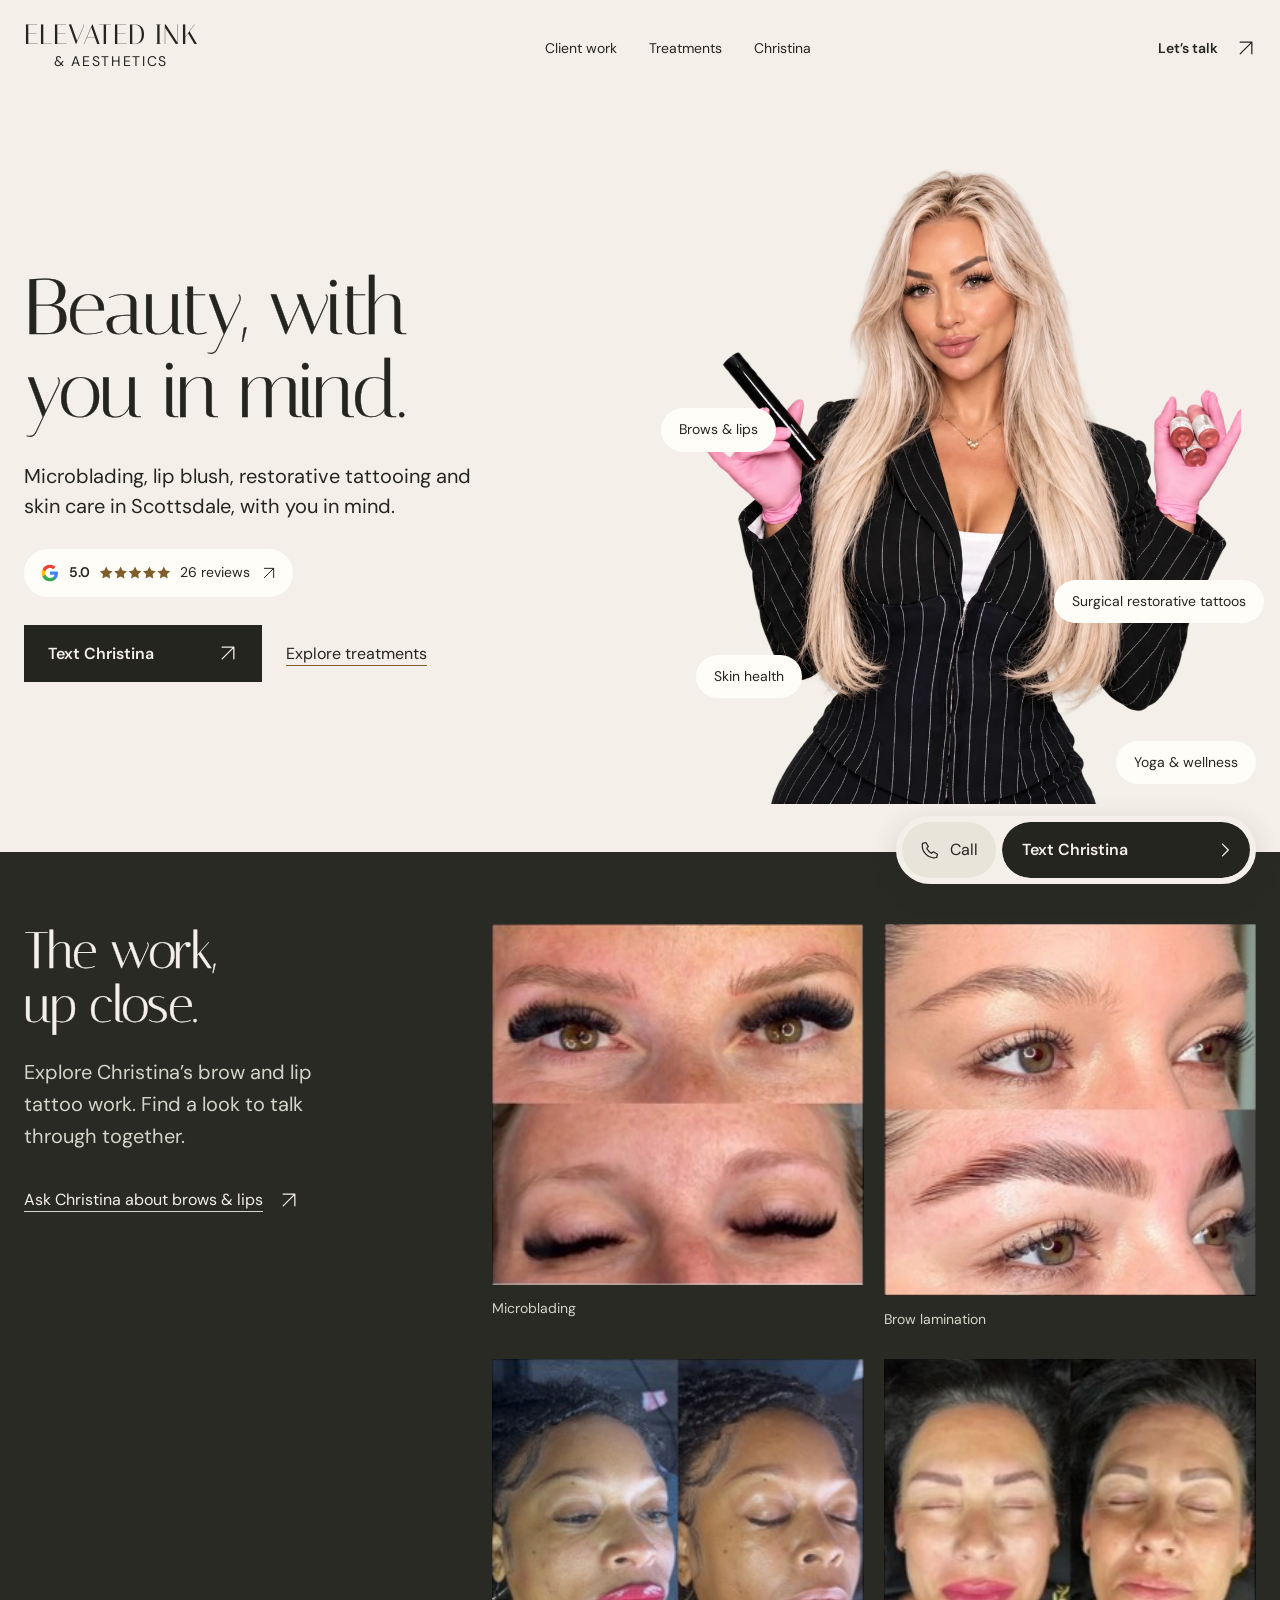
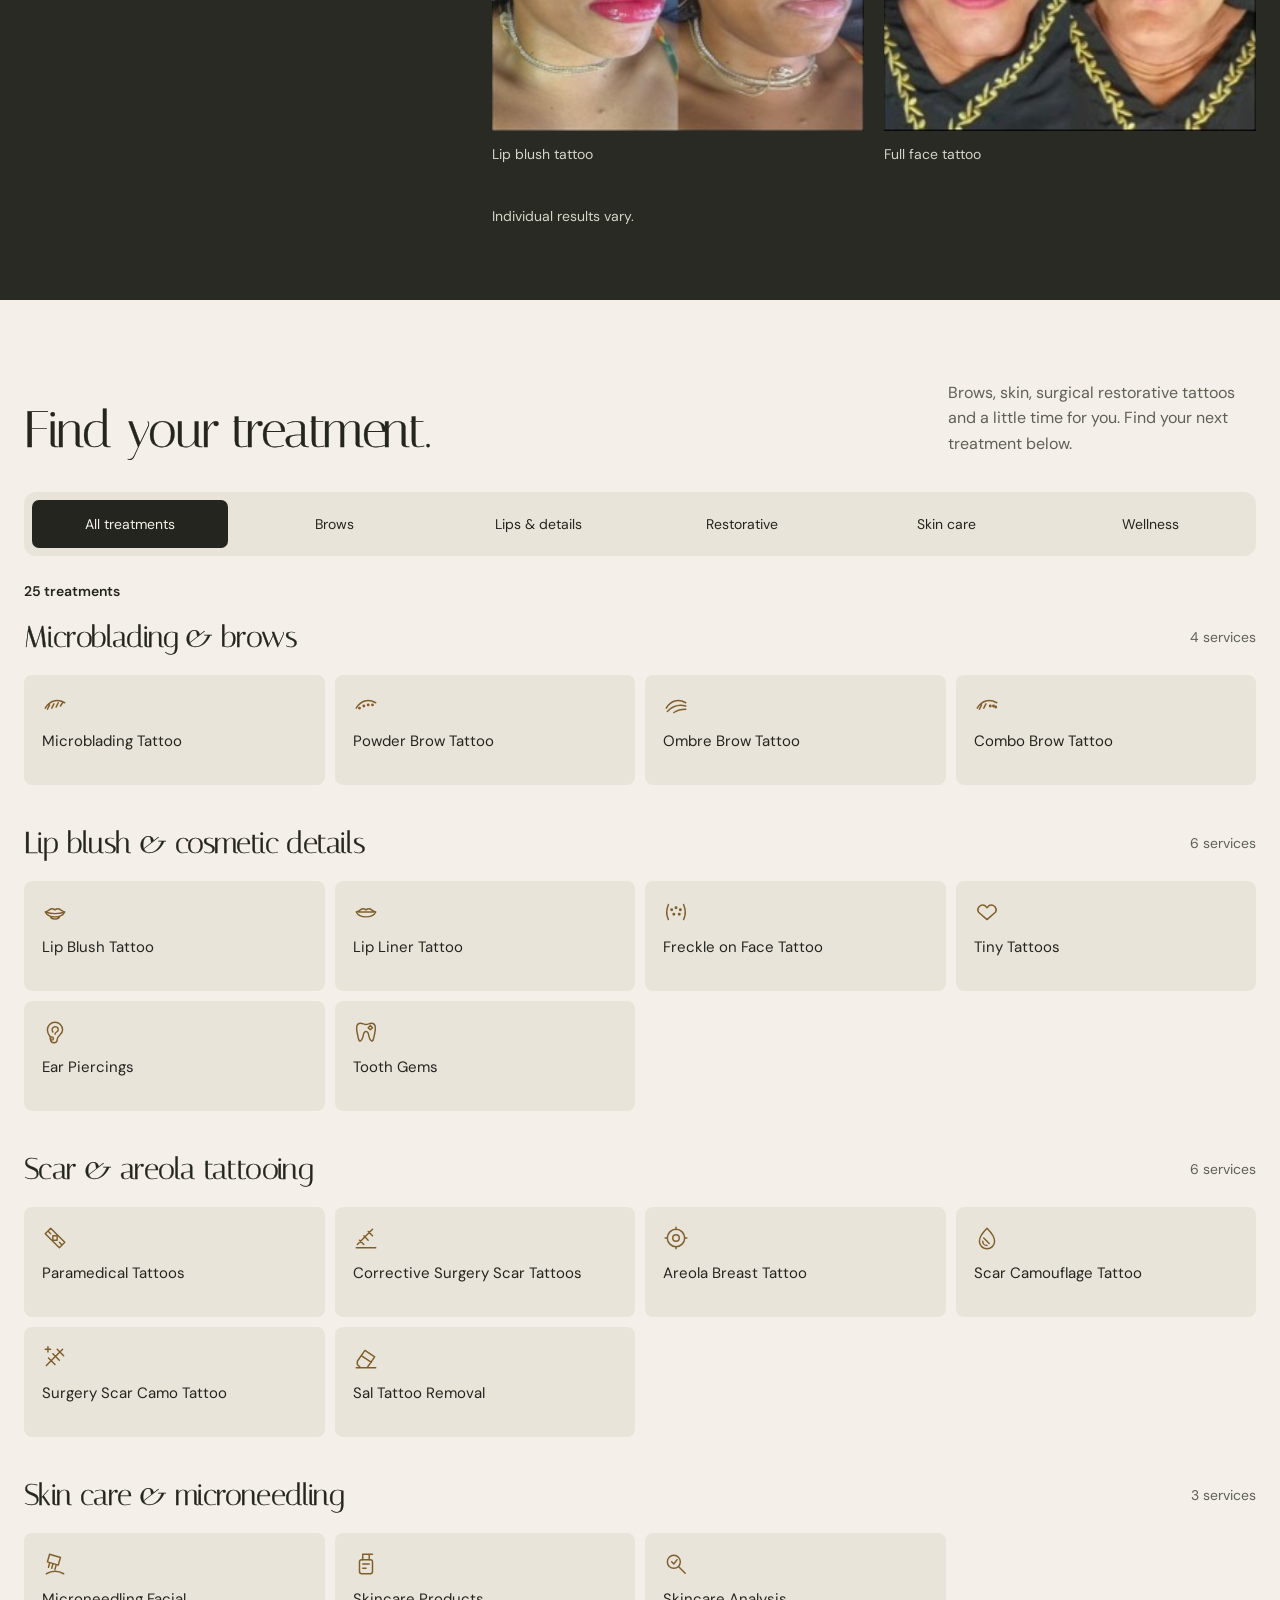
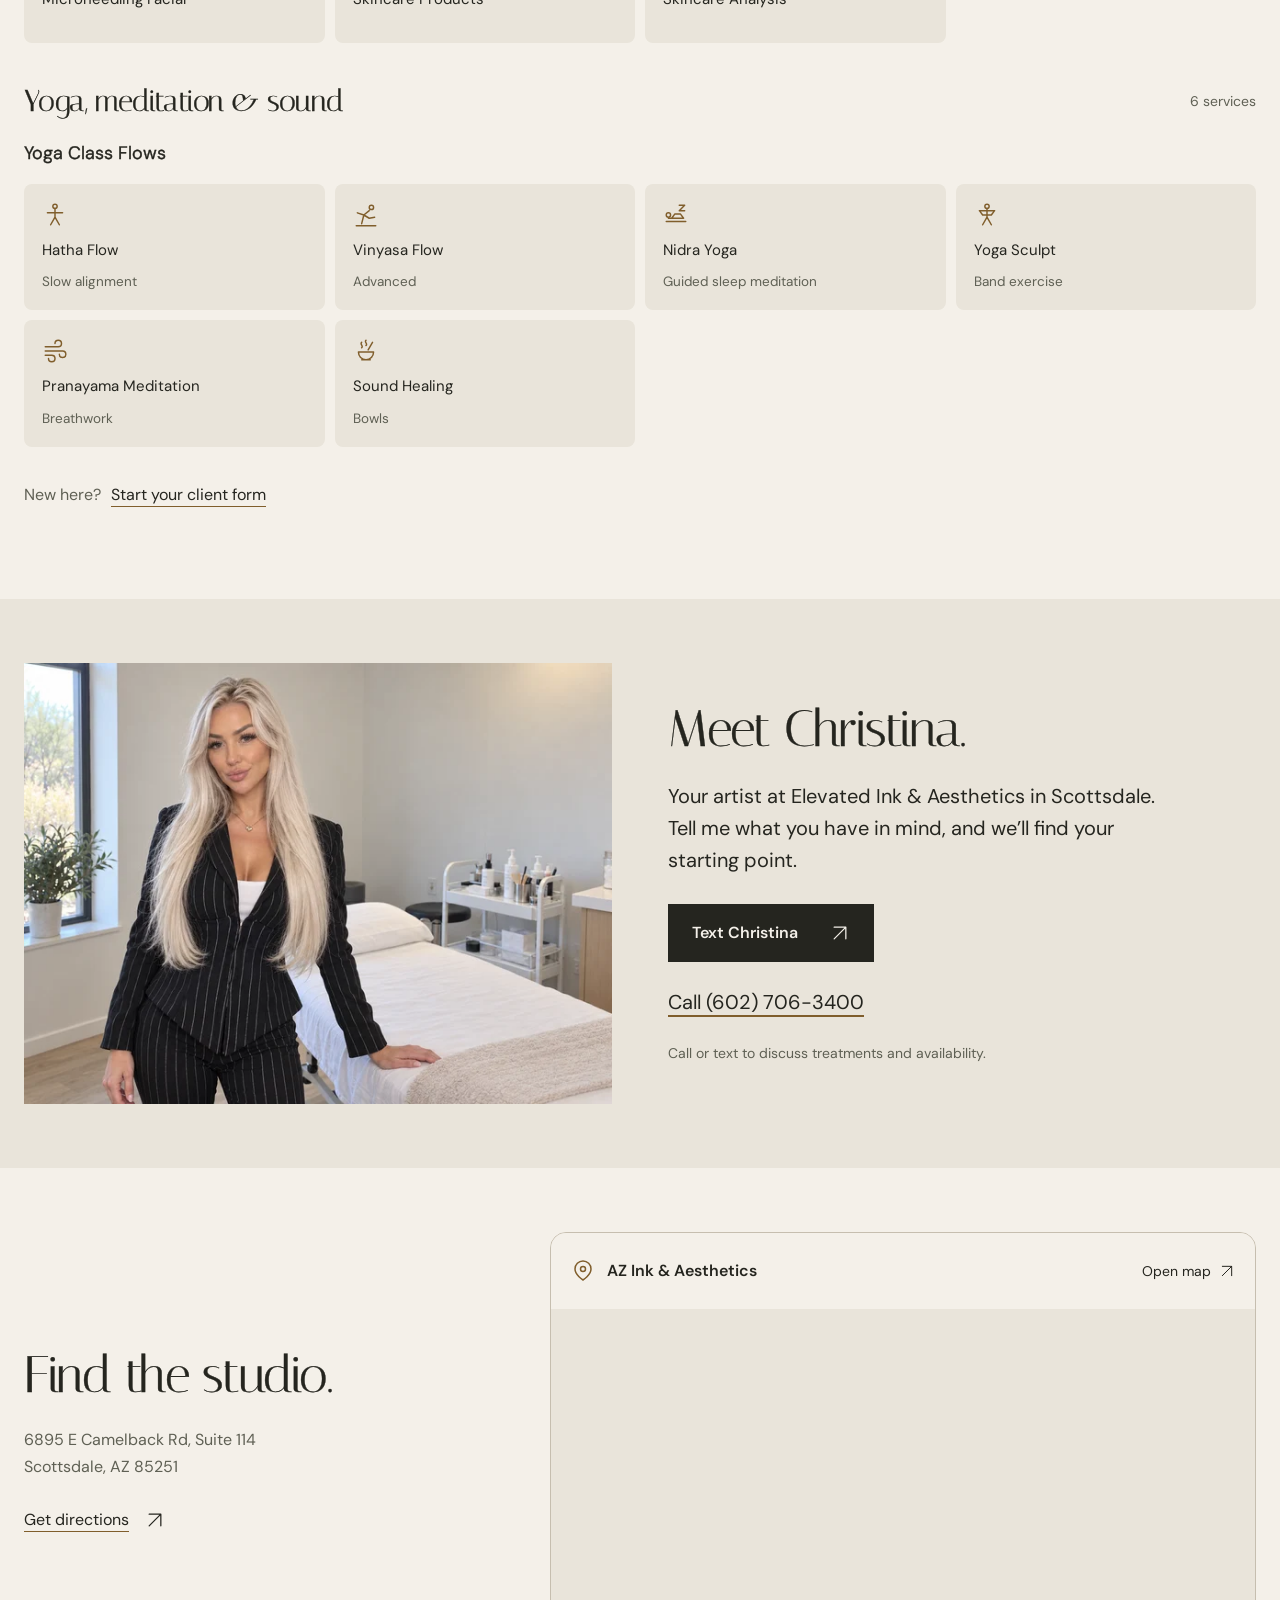
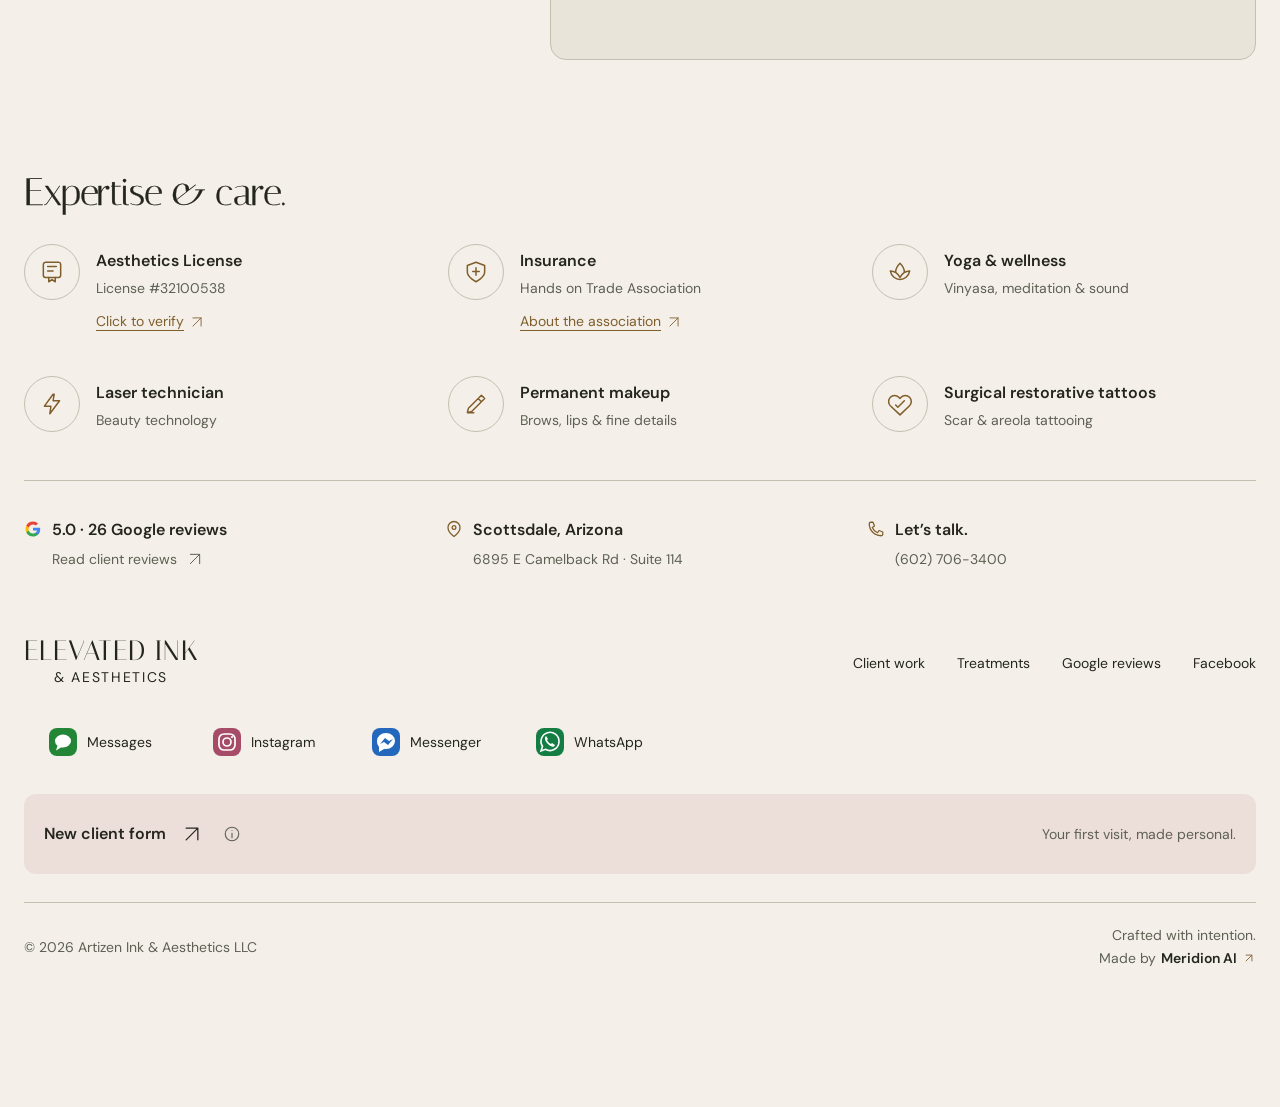
<file: index.html>
<!doctype html>
<html lang="en">
<head>
  <meta charset="utf-8">
  <meta name="viewport" content="width=device-width, initial-scale=1, viewport-fit=cover">
  <meta name="theme-color" content="#f4f0e9">
  <meta name="description" content="Explore microblading, lip blush, restorative tattooing and skin care in Scottsdale with Christina. View client work, find your treatment and start your inquiry.">
  <title>Permanent Makeup Scottsdale | Elevated Ink &amp; Aesthetics</title>
  <link rel="canonical" href="https://tina-lac.vercel.app/">
  <meta property="og:type" content="website">
  <meta property="og:locale" content="en_US">
  <meta property="og:site_name" content="Elevated Ink &amp; Aesthetics">
  <meta property="og:title" content="Permanent Makeup Scottsdale | Elevated Ink &amp; Aesthetics">
  <meta property="og:description" content="Explore microblading, lip blush, restorative tattooing and skin care in Scottsdale with Christina. View client work, find your treatment and start your inquiry.">
  <meta property="og:url" content="https://tina-lac.vercel.app/">
  <meta property="og:image" content="https://tina-lac.vercel.app/assets/og-elevated-ink.jpg">
  <meta property="og:image:secure_url" content="https://tina-lac.vercel.app/assets/og-elevated-ink.jpg">
  <meta property="og:image:type" content="image/jpeg">
  <meta property="og:image:width" content="1280">
  <meta property="og:image:height" content="672">
  <meta property="og:image:alt" content="Elevated Ink &amp; Aesthetics: Beauty, with you in mind. Christina with her permanent makeup tools, Google reviews and consultation invitation.">
  <meta name="twitter:card" content="summary_large_image">
  <meta name="twitter:title" content="Permanent Makeup Scottsdale | Elevated Ink &amp; Aesthetics">
  <meta name="twitter:description" content="Explore microblading, lip blush, restorative tattooing and skin care in Scottsdale with Christina. View client work, find your treatment and start your inquiry.">
  <meta name="twitter:image" content="https://tina-lac.vercel.app/assets/og-elevated-ink.jpg">
  <meta name="twitter:image:alt" content="Elevated Ink &amp; Aesthetics brand banner with Christina and Beauty, with you in mind.">
  <link rel="preload" href="assets/fonts/italiana.woff" as="font" type="font/woff" crossorigin>
  <link rel="preload" href="assets/fonts/dm-sans-regular.woff" as="font" type="font/woff" crossorigin>
  <link rel="icon" href="assets/favicon.svg" type="image/svg+xml">
  <link rel="stylesheet" href="styles.css?v=20261021-meridion">
  <script src="app.js?v=20261021-stable-cta" defer></script>
  <script type="application/ld+json">{"@context":"https://schema.org","@type":"BeautySalon","@id":"https://tina-lac.vercel.app/#studio","name":"Elevated Ink & Aesthetics","alternateName":"AZ Ink and Aesthetics","url":"https://tina-lac.vercel.app/","description":"Explore microblading, lip blush, restorative tattooing and skin care in Scottsdale with Christina. View client work, find your treatment and start your inquiry.","image":"https://tina-lac.vercel.app/assets/og-elevated-ink.jpg","telephone":"+16027063400","address":{"@type":"PostalAddress","streetAddress":"6895 E Camelback Rd, Suite 114","addressLocality":"Scottsdale","addressRegion":"AZ","postalCode":"85251","addressCountry":"US"},"areaServed":{"@type":"City","name":"Scottsdale"},"hasMap":"https://www.google.com/maps?cid=10707652014736589159","sameAs":["https://www.facebook.com/az.inkandaesthetics/","https://www.instagram.com/inkandaestheticsbykellee/","https://share.google/YLqfMkeD1fCiKU7QR"],"hasOfferCatalog":{"@type":"OfferCatalog","name":"Permanent makeup, skin care and wellness treatments","itemListElement":[{"@type":"Offer","itemOffered":{"@type":"Service","name":"Microblading Tattoo","url":"https://tina-lac.vercel.app/#brows","areaServed":{"@type":"City","name":"Scottsdale"}}},{"@type":"Offer","itemOffered":{"@type":"Service","name":"Powder Brow Tattoo","url":"https://tina-lac.vercel.app/#brows","areaServed":{"@type":"City","name":"Scottsdale"}}},{"@type":"Offer","itemOffered":{"@type":"Service","name":"Ombre Brow Tattoo","url":"https://tina-lac.vercel.app/#brows","areaServed":{"@type":"City","name":"Scottsdale"}}},{"@type":"Offer","itemOffered":{"@type":"Service","name":"Combo Brow Tattoo","url":"https://tina-lac.vercel.app/#brows","areaServed":{"@type":"City","name":"Scottsdale"}}},{"@type":"Offer","itemOffered":{"@type":"Service","name":"Lip Blush Tattoo","url":"https://tina-lac.vercel.app/#cosmetic-tattoos","areaServed":{"@type":"City","name":"Scottsdale"}}},{"@type":"Offer","itemOffered":{"@type":"Service","name":"Lip Liner Tattoo","url":"https://tina-lac.vercel.app/#cosmetic-tattoos","areaServed":{"@type":"City","name":"Scottsdale"}}},{"@type":"Offer","itemOffered":{"@type":"Service","name":"Freckle on Face Tattoo","url":"https://tina-lac.vercel.app/#cosmetic-tattoos","areaServed":{"@type":"City","name":"Scottsdale"}}},{"@type":"Offer","itemOffered":{"@type":"Service","name":"Tiny Tattoos","url":"https://tina-lac.vercel.app/#cosmetic-tattoos","areaServed":{"@type":"City","name":"Scottsdale"}}},{"@type":"Offer","itemOffered":{"@type":"Service","name":"Ear Piercings","url":"https://tina-lac.vercel.app/#cosmetic-tattoos","areaServed":{"@type":"City","name":"Scottsdale"}}},{"@type":"Offer","itemOffered":{"@type":"Service","name":"Tooth Gems","url":"https://tina-lac.vercel.app/#cosmetic-tattoos","areaServed":{"@type":"City","name":"Scottsdale"}}},{"@type":"Offer","itemOffered":{"@type":"Service","name":"Paramedical Tattoos","url":"https://tina-lac.vercel.app/#restorative-tattoos","areaServed":{"@type":"City","name":"Scottsdale"}}},{"@type":"Offer","itemOffered":{"@type":"Service","name":"Corrective Surgery Scar Tattoos","url":"https://tina-lac.vercel.app/#restorative-tattoos","areaServed":{"@type":"City","name":"Scottsdale"}}},{"@type":"Offer","itemOffered":{"@type":"Service","name":"Areola Breast Tattoo","url":"https://tina-lac.vercel.app/#restorative-tattoos","areaServed":{"@type":"City","name":"Scottsdale"}}},{"@type":"Offer","itemOffered":{"@type":"Service","name":"Scar Camouflage Tattoo","url":"https://tina-lac.vercel.app/#restorative-tattoos","areaServed":{"@type":"City","name":"Scottsdale"}}},{"@type":"Offer","itemOffered":{"@type":"Service","name":"Surgery Scar Camo Tattoo","url":"https://tina-lac.vercel.app/#restorative-tattoos","areaServed":{"@type":"City","name":"Scottsdale"}}},{"@type":"Offer","itemOffered":{"@type":"Service","name":"Sal Tattoo Removal","url":"https://tina-lac.vercel.app/#restorative-tattoos","areaServed":{"@type":"City","name":"Scottsdale"}}},{"@type":"Offer","itemOffered":{"@type":"Service","name":"Microneedling Facial","url":"https://tina-lac.vercel.app/#skin-care","areaServed":{"@type":"City","name":"Scottsdale"}}},{"@type":"Offer","itemOffered":{"@type":"Service","name":"Skincare Products","url":"https://tina-lac.vercel.app/#skin-care","areaServed":{"@type":"City","name":"Scottsdale"}}},{"@type":"Offer","itemOffered":{"@type":"Service","name":"Skincare Analysis","url":"https://tina-lac.vercel.app/#skin-care","areaServed":{"@type":"City","name":"Scottsdale"}}},{"@type":"Offer","itemOffered":{"@type":"Service","name":"Hatha Flow","description":"Slow alignment","url":"https://tina-lac.vercel.app/#wellness","areaServed":{"@type":"City","name":"Scottsdale"}}},{"@type":"Offer","itemOffered":{"@type":"Service","name":"Vinyasa Flow","description":"Advanced","url":"https://tina-lac.vercel.app/#wellness","areaServed":{"@type":"City","name":"Scottsdale"}}},{"@type":"Offer","itemOffered":{"@type":"Service","name":"Nidra Yoga","description":"Guided sleep meditation","url":"https://tina-lac.vercel.app/#wellness","areaServed":{"@type":"City","name":"Scottsdale"}}},{"@type":"Offer","itemOffered":{"@type":"Service","name":"Yoga Sculpt","description":"Band exercise","url":"https://tina-lac.vercel.app/#wellness","areaServed":{"@type":"City","name":"Scottsdale"}}},{"@type":"Offer","itemOffered":{"@type":"Service","name":"Pranayama Meditation","description":"Breathwork","url":"https://tina-lac.vercel.app/#wellness","areaServed":{"@type":"City","name":"Scottsdale"}}},{"@type":"Offer","itemOffered":{"@type":"Service","name":"Sound Healing","description":"Bowls","url":"https://tina-lac.vercel.app/#wellness","areaServed":{"@type":"City","name":"Scottsdale"}}}]}}</script>
  <noscript><style>.contact-dock .messaging-peel{display:none}</style></noscript>
</head>
<body>
<a class="skip" href="#main">Skip to content</a>
<header class="header frame">
  <a class="wordmark" href="#" aria-label="Elevated Ink and Aesthetics home">ELEVATED INK<span>& AESTHETICS</span></a>
  <nav aria-label="Main navigation"><a href="#work">Client work</a><a href="#treatments">Treatments</a><a href="#contact">Christina</a></nav>
  <a class="header-contact" href="sms:+16027063400?body=Hey%20Christina%2C%20I%20need%20to%20know%20more%20about%20your%20services%2C%20girl%21">Let’s talk <svg class="icon" viewBox="0 0 24 24" aria-hidden="true"><path d="m5 19 14-14M5 5h14v14"/></svg></a>
</header>
<main id="main">
  <section class="hero frame" aria-labelledby="hero-title">
    <div class="hero-copy">
      <h1 id="hero-title" data-reveal>Beauty, with<br>you in mind.</h1>
      <p class="lead" data-reveal>Microblading, lip blush, restorative tattooing and skin care in Scottsdale, with you in mind.</p>
      <a class="review-pill" href="https://share.google/YLqfMkeD1fCiKU7QR" target="_blank" rel="noopener" aria-label="5 out of 5, 26 Google reviews. View on Google, opens a new tab." data-reveal>
        <svg class="google-mark" viewBox="0 0 24 24" aria-hidden="true"><path fill="#4285f4" d="M21.6 12.23c0-.71-.06-1.39-.18-2.05H12v3.88h5.38a4.61 4.61 0 0 1-2 3.03v2.52h3.24c1.89-1.74 2.98-4.3 2.98-7.38Z"/><path fill="#34a853" d="M12 22c2.7 0 4.96-.9 6.62-2.42l-3.24-2.52c-.9.6-2.04.96-3.38.96-2.61 0-4.82-1.76-5.61-4.12H3.05v2.6A10 10 0 0 0 12 22Z"/><path fill="#fbbc05" d="M6.39 13.9A6 6 0 0 1 6.07 12c0-.66.11-1.3.32-1.9V7.5H3.05A10 10 0 0 0 2 12c0 1.61.39 3.14 1.05 4.5l3.34-2.6Z"/><path fill="#ea4335" d="M12 5.98c1.47 0 2.79.5 3.82 1.5l2.87-2.87A9.6 9.6 0 0 0 12 2a10 10 0 0 0-8.95 5.5l3.34 2.6C7.18 7.74 9.39 5.98 12 5.98Z"/></svg>
        <strong>5.0</strong><svg class="stars" viewBox="0 0 100 20" aria-hidden="true"><defs><path id="star" d="m10 1 2.7 5.5 6.1.9-4.4 4.3 1 6.1-5.4-2.9-5.4 2.9 1-6.1L1.2 7.4l6.1-.9Z"/></defs><use href="#star"/><use href="#star" x="20"/><use href="#star" x="40"/><use href="#star" x="60"/><use href="#star" x="80"/></svg><span>26 reviews</span><svg class="icon" viewBox="0 0 24 24" aria-hidden="true"><path d="m5 19 14-14M5 5h14v14"/></svg>
      </a>
      <div class="hero-actions" data-reveal><a class="button" href="sms:+16027063400?body=Hey%20Christina%2C%20I%20need%20to%20know%20more%20about%20your%20services%2C%20girl%21">Text Christina <svg class="icon" viewBox="0 0 24 24" aria-hidden="true"><path d="m5 19 14-14M5 5h14v14"/></svg></a><a class="text-link" href="#treatments">Explore treatments</a></div>
    </div>
    <div class="portrait" data-reveal><picture><source type="image/webp" srcset="assets/christina-480.webp 480w, assets/christina-960.webp 960w" sizes="(max-width: 700px) 90vw, 48vw"><img src="assets/christina-cutout.png" alt="Christina, the artist behind Elevated Ink, holding her tattoo tools in pink gloves" width="1165" height="1350" fetchpriority="high" decoding="async"></picture><div class="portrait-bubbles" aria-label="Treatment specialties">
      <span class="treatment-bubble bubble-brows">Brows & lips</span>
      <span class="treatment-bubble bubble-restore">Surgical restorative tattoos</span>
      <span class="treatment-bubble bubble-skin">Skin health</span>
      <span class="treatment-bubble bubble-wellness">Yoga &amp; wellness</span>
    </div></div>
  </section>
  <section class="work" id="work" aria-labelledby="work-title">
    <div class="frame work-layout">
      <div class="work-copy"><h2 id="work-title" data-reveal>The work, <br>up close.</h2><p data-reveal>Explore Christina’s brow and lip tattoo work. Find a look to talk through together.</p><a class="text-link" href="sms:+16027063400?body=Hey%20Christina%2C%20I%20need%20to%20know%20more%20about%20your%20services%2C%20girl%21" data-reveal>Ask Christina about brows & lips <svg class="icon" viewBox="0 0 24 24" aria-hidden="true"><path d="m5 19 14-14M5 5h14v14"/></svg></a></div>
      <div class="gallery">
        <figure data-reveal><div class="crop" style="--x:310;--y:197;--w:263;--h:255"><img src="assets/client-work.jpg" alt="Original paired close-ups of a client’s eyebrow treatment" width="589" height="1280" loading="lazy" decoding="async"></div><figcaption>Microblading</figcaption></figure>
        <figure data-reveal><div class="crop" style="--x:310;--y:492;--w:263;--h:263"><img src="assets/client-work.jpg" alt="Two original close-up views of brow shaping and definition" width="589" height="1280" loading="lazy" decoding="async"></div><figcaption>Brow lamination</figcaption></figure>
        <figure data-reveal><div class="crop" style="--x:16;--y:786;--w:263;--h:263"><img src="assets/client-work.jpg" alt="Original paired client photographs showing lip tattoo work" width="589" height="1280" loading="lazy" decoding="async"></div><figcaption>Lip blush tattoo</figcaption></figure>
        <figure data-reveal><div class="crop" style="--x:16;--y:492;--w:263;--h:263"><img src="assets/client-work.jpg" alt="Original paired client photographs of brow and lip treatment details" width="589" height="1280" loading="lazy" decoding="async"></div><figcaption>Full face tattoo</figcaption></figure>
      </div>
      <p class="work-note">Individual results vary.</p>
    </div>
  </section>
  <section class="treatments frame" id="treatments" aria-labelledby="treatments-title">
    <div class="section-intro"><h2 id="treatments-title" data-reveal>Find your treatment.</h2><p data-reveal>Brows, skin, surgical restorative tattoos and a little time for you. Find your next treatment below.</p></div>
    <div class="treatment-menu">
<div class="treatment-filters" role="group" aria-label="Filter treatments" hidden>
<button type="button" data-service-filter="all" aria-pressed="true" aria-controls="treatment-grid">All treatments</button>
<button type="button" data-service-filter="brows" aria-pressed="false" aria-controls="treatment-grid">Brows</button>
<button type="button" data-service-filter="cosmetic-tattoos" aria-pressed="false" aria-controls="treatment-grid">Lips &amp; details</button>
<button type="button" data-service-filter="restorative-tattoos" aria-pressed="false" aria-controls="treatment-grid">Restorative</button>
<button type="button" data-service-filter="skin-care" aria-pressed="false" aria-controls="treatment-grid">Skin care</button>
<button type="button" data-service-filter="wellness" aria-pressed="false" aria-controls="treatment-grid">Wellness</button>
</div>
<div class="menu-meta"><p id="treatment-count" role="status" aria-live="polite" aria-atomic="true">25 treatments</p></div>
<div class="treatment-collections" id="treatment-grid">
<section class="treatment-collection" id="brows" data-service-group="brows" aria-labelledby="brows-title"><div class="treatment-category-heading"><h3 id="brows-title">Microblading &amp; brows</h3><span>4 services</span></div><ul class="treatment-grid" role="list">
<li class="treatment-card"><svg class="treatment-icon" viewBox="0 0 24 24" aria-hidden="true"><path d="M3 14c4-7 11-9 18-5M5 15l2-4m2 3 2-4m2 3 2-4m2 3 2-3"/></svg><span class="treatment-name-full">Microblading Tattoo</span><span class="treatment-name-short" aria-hidden="true">Micro<wbr>blading</span></li>
<li class="treatment-card"><svg class="treatment-icon" viewBox="0 0 24 24" aria-hidden="true"><path d="M3 14c4-7 11-9 18-5"/><circle cx="6" cy="14" r=".65"/><circle cx="10" cy="12" r=".65"/><circle cx="14" cy="11" r=".65"/><circle cx="18" cy="11" r=".65"/></svg><span class="treatment-name-full">Powder Brow Tattoo</span><span class="treatment-name-short" aria-hidden="true">Powder brows</span></li>
<li class="treatment-card"><svg class="treatment-icon" viewBox="0 0 24 24" aria-hidden="true"><path d="M3 14c4-7 11-9 18-5M4 17c5-5 10-7 17-5M10 18c3-2 7-3 11-3"/></svg><span class="treatment-name-full">Ombre Brow Tattoo</span><span class="treatment-name-short" aria-hidden="true">Ombré brows</span></li>
<li class="treatment-card"><svg class="treatment-icon" viewBox="0 0 24 24" aria-hidden="true"><path d="M3 14c4-7 11-9 18-5M5 15l2-4m2 3 2-4"/><circle cx="15" cy="12" r=".7"/><circle cx="18" cy="12" r=".7"/><circle cx="20" cy="13" r=".7"/></svg><span class="treatment-name-full">Combo Brow Tattoo</span><span class="treatment-name-short" aria-hidden="true">Combo brows</span></li>
</ul></section>
<section class="treatment-collection" id="cosmetic-tattoos" data-service-group="cosmetic-tattoos" aria-labelledby="cosmetic-tattoos-title"><div class="treatment-category-heading"><h3 id="cosmetic-tattoos-title">Lip blush &amp; cosmetic details</h3><span>6 services</span></div><ul class="treatment-grid" role="list">
<li class="treatment-card"><svg class="treatment-icon" viewBox="0 0 24 24" aria-hidden="true"><path d="M3 12c4-1 5-5 9-2 4-3 5 1 9 2-3 6-15 6-18 0ZM3 12c6 2 12 2 18 0M8 17c2 2 6 2 8 0"/></svg><span class="treatment-name-full">Lip Blush Tattoo</span><span class="treatment-name-short" aria-hidden="true">Lip blush</span></li>
<li class="treatment-card"><svg class="treatment-icon" viewBox="0 0 24 24" aria-hidden="true"><path d="M3 12c4-1 5-5 9-2 4-3 5 1 9 2-3 6-15 6-18 0ZM5 12h14"/></svg><span class="treatment-name-full">Lip Liner Tattoo</span><span class="treatment-name-short" aria-hidden="true">Lip liner</span></li>
<li class="treatment-card"><svg class="treatment-icon" viewBox="0 0 24 24" aria-hidden="true"><path d="M5 5c-2 5-2 10 0 14M19 5c2 5 2 10 0 14"/><circle cx="8" cy="10" r=".7"/><circle cx="12" cy="8" r=".7"/><circle cx="16" cy="10" r=".7"/><circle cx="10" cy="14" r=".7"/><circle cx="15" cy="14" r=".7"/></svg><span class="treatment-name-full">Freckle on Face Tattoo</span><span class="treatment-name-short" aria-hidden="true">Freckles</span></li>
<li class="treatment-card"><svg class="treatment-icon" viewBox="0 0 24 24" aria-hidden="true"><path d="M12 19 4 12a4.5 4.5 0 0 1 6-6l2 2 2-2a4.5 4.5 0 0 1 6 6l-8 7Z"/></svg><span class="treatment-name-full">Tiny Tattoos</span><span class="treatment-name-short" aria-hidden="true">Tiny tattoos</span></li>
<li class="treatment-card"><svg class="treatment-icon" viewBox="0 0 24 24" aria-hidden="true"><path d="M8 17c-1-2-3-3-3-7a7 7 0 0 1 14 0c0 5-5 5-5 9a3 3 0 0 1-6 0v-2ZM10 12c-3-5 5-7 5-2 0 2-3 2-3 4"/><circle cx="9" cy="18" r="1.5"/></svg><span class="treatment-name-full">Ear Piercings</span><span class="treatment-name-short" aria-hidden="true">Ear piercing</span></li>
<li class="treatment-card"><svg class="treatment-icon" viewBox="0 0 24 24" aria-hidden="true"><path d="M7 4c-6 0-3 9-2 14 1 4 3 2 4-1l1-4c1-2 3-2 4 0l1 4c1 3 3 5 4 1 1-5 4-14-2-14-2 0-3 1-5 1S9 4 7 4Z"/><path d="m16 6 2 2-2 2-2-2 2-2Z"/></svg><span class="treatment-name-full">Tooth Gems</span><span class="treatment-name-short" aria-hidden="true">Tooth gems</span></li>
</ul></section>
<section class="treatment-collection" id="restorative-tattoos" data-service-group="restorative-tattoos" aria-labelledby="restorative-tattoos-title"><div class="treatment-category-heading"><h3 id="restorative-tattoos-title">Scar &amp; areola tattooing</h3><span>6 services</span></div><ul class="treatment-grid" role="list">
<li class="treatment-card"><svg class="treatment-icon" viewBox="0 0 24 24" aria-hidden="true"><path d="m8 3 13 13-5 5L3 8l5-5ZM6 6l2 2m8 8 2 2"/><path d="M10 10h4v4h-4z"/></svg><span class="treatment-name-full">Paramedical Tattoos</span><span class="treatment-name-short" aria-hidden="true">Para<wbr>medical</span></li>
<li class="treatment-card"><svg class="treatment-icon" viewBox="0 0 24 24" aria-hidden="true"><path d="M4 18 18 4M6 14l4 4M10 10l4 4M14 6l4 4M3 21h18"/></svg><span class="treatment-name-full">Corrective Surgery Scar Tattoos</span><span class="treatment-name-short" aria-hidden="true">Corrective scar</span></li>
<li class="treatment-card"><svg class="treatment-icon" viewBox="0 0 24 24" aria-hidden="true"><circle cx="12" cy="12" r="8"/><circle cx="12" cy="12" r="3"/><path d="M12 2v2m0 16v2M2 12h2m16 0h2"/></svg><span class="treatment-name-full">Areola Breast Tattoo</span><span class="treatment-name-short" aria-hidden="true">Areola tattoo</span></li>
<li class="treatment-card"><svg class="treatment-icon" viewBox="0 0 24 24" aria-hidden="true"><path d="M12 3s-7 7-7 12a7 7 0 0 0 14 0c0-5-7-12-7-12Z"/><path d="M8 15a4 4 0 0 0 4 4m-3-7 5 5"/></svg><span class="treatment-name-full">Scar Camouflage Tattoo</span><span class="treatment-name-short" aria-hidden="true">Scar camo</span></li>
<li class="treatment-card"><svg class="treatment-icon" viewBox="0 0 24 24" aria-hidden="true"><path d="M4 19 19 4M6 12l6 6M10 8l6 6M14 4l6 6"/><path d="M3 4h5M5.5 1.5v5"/></svg><span class="treatment-name-full">Surgery Scar Camo Tattoo</span><span class="treatment-name-short" aria-hidden="true">Surgical scar</span></li>
<li class="treatment-card"><svg class="treatment-icon" viewBox="0 0 24 24" aria-hidden="true"><path d="m4 15 7-10 9 6-7 10H7l-3-3v-3ZM8 10l9 6M3 21h18"/></svg><span class="treatment-name-full">Sal Tattoo Removal</span><span class="treatment-name-short" aria-hidden="true">Tattoo removal</span></li>
</ul></section>
<section class="treatment-collection" id="skin-care" data-service-group="skin-care" aria-labelledby="skin-care-title"><div class="treatment-category-heading"><h3 id="skin-care-title">Skin care &amp; microneedling</h3><span>3 services</span></div><ul class="treatment-grid" role="list">
<li class="treatment-card"><svg class="treatment-icon" viewBox="0 0 24 24" aria-hidden="true"><path d="m7 3 10 3-2 7-10-3 2-7ZM7 11l-1 4m4-3-1 4m4-3-1 4M4 21c5-3 11-3 16 0"/></svg><span class="treatment-name-full">Microneedling Facial</span><span class="treatment-name-short" aria-hidden="true">Micro<wbr>needling</span></li>
<li class="treatment-card"><svg class="treatment-icon" viewBox="0 0 24 24" aria-hidden="true"><rect x="6" y="8" width="12" height="13" rx="2"/><path d="M9 8V3h6v5M9 3h9m-9 9h6m-6 4h3"/></svg><span class="treatment-name-full">Skincare Products</span><span class="treatment-name-short" aria-hidden="true">Skin products</span></li>
<li class="treatment-card"><svg class="treatment-icon" viewBox="0 0 24 24" aria-hidden="true"><circle cx="10" cy="10" r="6"/><path d="m14.5 14.5 6 6M8 10l2 2 3-4"/></svg><span class="treatment-name-full">Skincare Analysis</span><span class="treatment-name-short" aria-hidden="true">Skin analysis</span></li>
</ul></section>
<section class="treatment-collection" id="wellness" data-service-group="wellness" aria-labelledby="wellness-title"><div class="treatment-category-heading"><h3 id="wellness-title">Yoga, meditation &amp; sound</h3><span>6 services</span></div><h4 class="yoga-flows-title">Yoga Class Flows</h4><ul class="treatment-grid" role="list">
<li class="treatment-card"><svg class="treatment-icon" viewBox="0 0 24 24" aria-hidden="true"><circle cx="12" cy="4" r="2"/><path d="M12 6v8M5 10h14M12 14l-4 7m4-7 4 7"/></svg><span class="treatment-name-full">Hatha Flow</span><span class="treatment-name-short" aria-hidden="true">Hatha Flow</span><small class="treatment-description">Slow alignment</small></li>
<li class="treatment-card"><svg class="treatment-icon" viewBox="0 0 24 24" aria-hidden="true"><circle cx="17" cy="5" r="2"/><path d="m15 8-5 4-6-2m6 2 5 3 5-1M10 12l-2 8M3 22h18"/></svg><span class="treatment-name-full">Vinyasa Flow</span><span class="treatment-name-short" aria-hidden="true">Vinyasa Flow</span><small class="treatment-description">Advanced</small></li>
<li class="treatment-card"><svg class="treatment-icon" viewBox="0 0 24 24" aria-hidden="true"><path d="M3 18h18M5 15h14M8 15l3-4h5l3 4M15 3h5l-5 5h5"/><circle cx="5" cy="12" r="2"/></svg><span class="treatment-name-full">Nidra Yoga</span><span class="treatment-name-short" aria-hidden="true">Nidra Yoga</span><small class="treatment-description">Guided sleep meditation</small></li>
<li class="treatment-card"><svg class="treatment-icon" viewBox="0 0 24 24" aria-hidden="true"><circle cx="12" cy="4" r="2"/><path d="M12 6v8M5 8l3 4h8l3-4M5 8h14M12 14l-4 7m4-7 4 7"/></svg><span class="treatment-name-full">Yoga Sculpt</span><span class="treatment-name-short" aria-hidden="true">Yoga Sculpt</span><small class="treatment-description">Band exercise</small></li>
<li class="treatment-card"><svg class="treatment-icon" viewBox="0 0 24 24" aria-hidden="true"><path d="M3 8h12a3 3 0 1 0-3-3M3 12h16a3 3 0 1 1-3 3M3 16h6a3 3 0 1 1-3 3"/></svg><span class="treatment-name-full">Pranayama Meditation</span><span class="treatment-name-short" aria-hidden="true">Pranayama Meditation</span><small class="treatment-description">Breathwork</small></li>
<li class="treatment-card"><svg class="treatment-icon" viewBox="0 0 24 24" aria-hidden="true"><path d="M5 13h14a7 7 0 0 1-14 0ZM8 20h8M18 4l-4 7M8 4c-2 2 2 3 0 5m4-7c-2 2 2 3 0 5"/></svg><span class="treatment-name-full">Sound Healing</span><span class="treatment-name-short" aria-hidden="true">Sound Healing</span><small class="treatment-description">Bowls</small></li>
</ul></section>
</div>
</div>
    <p class="service-help">New here? <a class="text-link" href="new-client.html">Start your client form</a></p>
  </section>
  <section class="contact" id="contact" aria-labelledby="contact-title"><div class="frame contact-layout">
    <figure class="studio-portrait" data-reveal><picture><source type="image/webp" srcset="assets/clinic-natural-640.webp 640w, assets/clinic-natural-1200.webp 1200w" sizes="(max-width: 700px) 90vw, 46vw"><img src="assets/clinic-natural-1200.webp" alt="Christina in a treatment studio" width="1200" height="900" loading="lazy" decoding="async"></picture></figure>
    <div class="artist-contact-copy">
    <div><h2 id="contact-title" data-reveal>Meet Christina.</h2><p data-reveal>Your artist at Elevated Ink & Aesthetics in Scottsdale. Tell me what you have in mind, and we’ll find your starting point.</p></div>
    <div class="contact-actions" data-reveal><a class="button" href="sms:+16027063400?body=Hey%20Christina%2C%20I%20need%20to%20know%20more%20about%20your%20services%2C%20girl%21">Text Christina <svg class="icon" viewBox="0 0 24 24" aria-hidden="true"><path d="m5 19 14-14M5 5h14v14"/></svg></a><a class="phone-link" href="tel:+16027063400">Call (602) 706-3400</a><p>Call or text to discuss treatments and availability.</p></div>
  </div></div></section>
  <section class="location frame" id="location" aria-labelledby="location-title">
    <div class="location-copy"><h2 id="location-title" data-reveal>Find the studio.</h2><address>6895 E Camelback Rd, Suite 114<br>Scottsdale, AZ 85251</address><a class="text-link" href="https://www.google.com/maps/dir/?api=1&amp;destination=Az%20ink%20and%20aesthetics&amp;destination_place_id=ChIJVWpZWmMLK4cRZ8HenMY4mZQ" target="_blank" rel="noopener">Get directions <svg class="icon" viewBox="0 0 24 24" aria-hidden="true"><path d="m5 19 14-14M5 5h14v14"/></svg></a></div>
    <div class="map-box">
      <div class="map-heading"><svg class="icon map-pin" viewBox="0 0 24 24" aria-hidden="true"><path d="M20 10c0 6-8 11-8 11S4 16 4 10a8 8 0 1 1 16 0Z"/><circle cx="12" cy="10" r="2.5"/></svg><strong>AZ Ink & Aesthetics</strong><a href="https://www.google.com/maps?cid=10707652014736589159" target="_blank" rel="noopener" aria-label="Open AZ Ink and Aesthetics on Google Maps">Open map <svg class="icon" viewBox="0 0 24 24" aria-hidden="true"><path d="m5 19 14-14M5 5h14v14"/></svg></a></div>
      <iframe title="Google Maps business listing for AZ Ink and Aesthetics, Scottsdale" src="https://www.google.com/maps?cid=10707652014736589159&amp;z=16&amp;output=embed" loading="lazy" referrerpolicy="strict-origin-when-cross-origin" allowfullscreen></iframe>
    </div>
  </section>
</main>
<section class="credentials frame" aria-labelledby="credentials-title"><h2 id="credentials-title">Expertise & care.</h2><ul class="credential-badges"><li><svg class="credential-icon" viewBox="0 0 24 24" aria-hidden="true"><rect x="4" y="3" width="16" height="14" rx="2"/><path d="M8 7h8M8 11h5M9 17v4l3-2 3 2v-4"/></svg><div><strong>Aesthetics License</strong><span>License #32100538</span><a class="credential-verify" href="https://bcb.az.gov/LookUpTool" target="_blank" rel="noopener noreferrer" aria-label="Look up Aesthetics License 32100538 on the Arizona Barbering and Cosmetology Board website, opens a new tab" title="Arizona license lookup">Click to verify <svg class="icon" viewBox="0 0 24 24" aria-hidden="true"><path d="m5 19 14-14M5 5h14v14"/></svg></a></div></li><li><svg class="credential-icon" viewBox="0 0 24 24" aria-hidden="true"><path d="m12 3 8 3v6c0 5-8 9-8 9s-8-4-8-9V6l8-3Z"/><path d="M12 8v7M9 11.5h6"/></svg><div><strong>Insurance</strong><span>Hands on Trade Association</span><a class="credential-verify" href="https://handsontrade.com/about-us" target="_blank" rel="noopener noreferrer" aria-label="About Hands on Trade Association, opens a new tab" title="About Hands on Trade Association">About the association <svg class="icon" viewBox="0 0 24 24" aria-hidden="true"><path d="m5 19 14-14M5 5h14v14"/></svg></a></div></li><li><svg class="credential-icon" viewBox="0 0 24 24" aria-hidden="true"><path d="M12 19c-4 0-8-3-9-8 4 0 7 2 9 6 2-4 5-6 9-6-1 5-5 8-9 8Z"/><path d="M8 12c0-4 4-8 4-8s4 4 4 8"/></svg><div><strong>Yoga & wellness</strong><span>Vinyasa, meditation & sound</span></div></li><li><svg class="credential-icon" viewBox="0 0 24 24" aria-hidden="true"><path d="m13 3-8 11h6l-1 7 9-12h-6l1-6Z"/></svg><div><strong>Laser technician</strong><span>Beauty technology</span></div></li><li><svg class="credential-icon" viewBox="0 0 24 24" aria-hidden="true"><path d="m4 20 4-1L20 7l-3-3L5 16l-1 4ZM14 7l3 3M4 20h6"/></svg><div><strong>Permanent makeup</strong><span>Brows, lips & fine details</span></div></li><li><svg class="credential-icon" viewBox="0 0 24 24" aria-hidden="true"><path d="M20.8 5.8a5.5 5.5 0 0 0-7.8 0L12 6.9l-1.1-1.1a5.5 5.5 0 0 0-7.8 7.8L12 22l8.8-8.4a5.5 5.5 0 0 0 0-7.8Z"/><path d="m8 13 2 2 6-6"/></svg><div><strong>Surgical restorative tattoos</strong><span>Scar & areola tattooing</span></div></li></ul></section>
<section class="studio-details frame" aria-label="Studio details">
  <a class="footer-review studio-detail" href="https://share.google/YLqfMkeD1fCiKU7QR" target="_blank" rel="noopener"><div class="footer-review-heading footer-detail-heading"><svg class="google-mark" viewBox="0 0 24 24" aria-hidden="true"><path fill="#4285f4" d="M21.6 12.23c0-.71-.06-1.39-.18-2.05H12v3.88h5.38a4.61 4.61 0 0 1-2 3.03v2.52h3.24c1.89-1.74 2.98-4.3 2.98-7.38Z"/><path fill="#34a853" d="M12 22c2.7 0 4.96-.9 6.62-2.42l-3.24-2.52c-.9.6-2.04.96-3.38.96-2.61 0-4.82-1.76-5.61-4.12H3.05v2.6A10 10 0 0 0 12 22Z"/><path fill="#fbbc05" d="M6.39 13.9A6 6 0 0 1 6.07 12c0-.66.11-1.3.32-1.9V7.5H3.05A10 10 0 0 0 2 12c0 1.61.39 3.14 1.05 4.5l3.34-2.6Z"/><path fill="#ea4335" d="M12 5.98c1.47 0 2.79.5 3.82 1.5l2.87-2.87A9.6 9.6 0 0 0 12 2a10 10 0 0 0-8.95 5.5l3.34 2.6C7.18 7.74 9.39 5.98 12 5.98Z"/></svg><strong>5.0 · 26 Google reviews</strong></div><span class="footer-detail-copy">Read client reviews <svg class="icon" viewBox="0 0 24 24" aria-hidden="true"><path d="m5 19 14-14M5 5h14v14"/></svg></span></a>
  <div class="studio-detail footer-location"><div class="footer-detail-heading"><svg class="studio-detail-icon" viewBox="0 0 24 24" aria-hidden="true"><path d="M20 10c0 6-8 12-8 12S4 16 4 10a8 8 0 1 1 16 0Z"/><circle cx="12" cy="10" r="2.5"/></svg><strong>Scottsdale, Arizona</strong></div><span class="footer-detail-copy">6895 E Camelback Rd · Suite 114</span></div>
  <a class="studio-detail footer-phone" href="tel:+16027063400"><div class="footer-detail-heading"><svg class="studio-detail-icon" viewBox="0 0 24 24" aria-hidden="true"><path d="M8 3H5a2 2 0 0 0-2 2c0 9 7 16 16 16a2 2 0 0 0 2-2v-3l-5-2-2 3a13 13 0 0 1-7-7l3-2-2-5Z"/></svg><strong>Let’s talk.</strong></div><span class="footer-detail-copy">(602) 706-3400</span></a>
</section>
<footer class="frame footer"><a class="wordmark" href="#" aria-label="Elevated Ink and Aesthetics home">ELEVATED INK<span>& AESTHETICS</span></a><nav aria-label="Footer navigation"><a href="#work">Client work</a><a href="#treatments">Treatments</a><a href="https://share.google/YLqfMkeD1fCiKU7QR" target="_blank" rel="noopener">Google reviews</a><a href="https://www.facebook.com/az.inkandaesthetics/" target="_blank" rel="noopener">Facebook</a></nav><div class="footer-socials" aria-label="Social profiles and messaging">
  <a data-channel="sms" href="sms:+16027063400?body=Hey%20Christina%2C%20I%20need%20to%20know%20more%20about%20your%20services%2C%20girl%21" aria-label="Text Christina in Messages"><svg class="channel-icon" viewBox="0 0 32 32" aria-hidden="true"><rect x="2" y="2" width="28" height="28" rx="8" fill="#238636"/><path d="M24 15a8 6.5 0 0 1-8 6.5h-2l-5 3 1.5-4.7A6 6 0 0 1 8 15a8 6.5 0 0 1 16 0Z" fill="white"/></svg><span>Messages</span></a>
  <a data-channel="instagram" href="https://www.instagram.com/inkandaestheticsbykellee/" target="_blank" rel="noopener" aria-label="Christina on Instagram"><svg class="channel-icon" viewBox="0 0 32 32" aria-hidden="true"><rect x="2" y="2" width="28" height="28" rx="8" fill="#a64b68"/><rect x="8" y="8" width="16" height="16" rx="5" fill="none" stroke="white" stroke-width="1.7"/><circle cx="16" cy="16" r="4" fill="none" stroke="white" stroke-width="1.7"/><circle cx="21" cy="11" r="1.1" fill="white"/></svg><span>Instagram</span></a>
  <a data-channel="messenger" href="https://m.me/az.inkandaesthetics" target="_blank" rel="noopener" aria-label="Christina on Messenger"><svg class="channel-icon" viewBox="0 0 32 32" aria-hidden="true"><rect x="2" y="2" width="28" height="28" rx="8" fill="#2468bd"/><path d="M25 15a9 8 0 0 1-9 8h-2l-5 3v-5A8 8 0 0 1 7 15a9 8 0 0 1 18 0Z" fill="white"/><path d="m10 18 5-6 4 3 4-2-5 6-4-3Z" fill="#2468bd"/></svg><span>Messenger</span></a>
  <a data-channel="whatsapp" href="https://wa.me/16027063400" target="_blank" rel="noopener"><svg class="channel-icon" viewBox="0 0 32 32" aria-hidden="true"><rect x="2" y="2" width="28" height="28" rx="8" fill="#147d43"/><path d="M25 15.5a9 9 0 0 1-13.5 7.8L7 25l1.5-4.7A9 9 0 1 1 25 15.5Z" fill="none" stroke="white" stroke-width="1.6"/><path d="m12 10 2 3-1 1c1 2 2 3 4 4l1-1 3 2c-1 3-4 2-7-1s-4-6-2-8Z" fill="white"/></svg><span>WhatsApp</span></a>
</div><div class="footer-intake"><div class="intake-link-group"><a class="footer-intake-link" href="new-client.html">New client form <svg class="icon" viewBox="0 0 24 24" aria-hidden="true"><path d="m5 19 14-14M5 5h14v14"/></svg></a><button class="intake-info" type="button" aria-label="About the new client form" aria-expanded="false" aria-controls="intake-tooltip" title="Four quick steps to share your treatment interests and goals with Christina"><svg class="icon" viewBox="0 0 24 24" aria-hidden="true"><circle cx="12" cy="12" r="9"/><path d="M12 11v6M12 7h.01"/></svg></button><span class="intake-tooltip" id="intake-tooltip" role="tooltip" hidden>Share your interests, goals and contact preferences in four quick steps. Finish by opening a text or WhatsApp draft to Christina.</span></div><span>Your first visit, made personal.</span></div><div class="footer-signoff"><p>© <span id="year">2026</span> Artizen Ink &amp; Aesthetics LLC</p><a class="maker-credit" href="https://meridionai.com" target="_blank" rel="noopener"><span>Crafted with intention.</span><span>Made by <strong>Meridion AI</strong><svg class="icon" viewBox="0 0 24 24" aria-hidden="true"><path d="M7 17 17 7M7 7h10v10"/></svg></span></a></div></footer>
<aside class="contact-dock" aria-label="Contact Christina"><a class="dock-call" href="tel:+16027063400"><svg class="icon" viewBox="0 0 24 24" aria-hidden="true"><path d="m7 3 3 5-2 2c1.5 3 3 4.5 6 6l2-2 5 3-1 4C10 23 1 14 3 4Z"/></svg>Call</a><div class="messaging-peel" data-peek>
  <div class="messaging-tray" id="dock-messaging" role="group" aria-label="Message Christina" aria-hidden="true" inert>
    <a class="channel-link" data-channel="sms" href="sms:+16027063400?body=Hey%20Christina%2C%20I%20need%20to%20know%20more%20about%20your%20services%2C%20girl%21" aria-label="Text Christina in Messages"><svg class="channel-icon" viewBox="0 0 32 32" aria-hidden="true"><rect x="2" y="2" width="28" height="28" rx="8" fill="#238636"/><path d="M24 15a8 6.5 0 0 1-8 6.5h-2l-5 3 1.5-4.7A6 6 0 0 1 8 15a8 6.5 0 0 1 16 0Z" fill="white"/></svg></a>
    <a class="channel-link" data-channel="messenger" href="https://m.me/az.inkandaesthetics" target="_blank" rel="noopener" aria-label="Message Christina on Messenger"><svg class="channel-icon" viewBox="0 0 32 32" aria-hidden="true"><rect x="2" y="2" width="28" height="28" rx="8" fill="#2468bd"/><path d="M25 15a9 8 0 0 1-9 8h-2l-5 3v-5A8 8 0 0 1 7 15a9 8 0 0 1 18 0Z" fill="white"/><path d="m10 18 5-6 4 3 4-2-5 6-4-3Z" fill="#2468bd"/></svg></a>
    <a class="channel-link" data-channel="instagram" href="https://www.instagram.com/inkandaestheticsbykellee/" target="_blank" rel="noopener" aria-label="Open Christina’s Instagram"><svg class="channel-icon" viewBox="0 0 32 32" aria-hidden="true"><rect x="2" y="2" width="28" height="28" rx="8" fill="#a64b68"/><rect x="8" y="8" width="16" height="16" rx="5" fill="none" stroke="white" stroke-width="1.7"/><circle cx="16" cy="16" r="4" fill="none" stroke="white" stroke-width="1.7"/><circle cx="21" cy="11" r="1.1" fill="white"/></svg></a>
    <a class="channel-link" data-channel="whatsapp" href="https://wa.me/16027063400" target="_blank" rel="noopener" aria-label="Message Christina on WhatsApp"><svg class="channel-icon" viewBox="0 0 32 32" aria-hidden="true"><rect x="2" y="2" width="28" height="28" rx="8" fill="#147d43"/><path d="M25 15.5a9 9 0 0 1-13.5 7.8L7 25l1.5-4.7A9 9 0 1 1 25 15.5Z" fill="none" stroke="white" stroke-width="1.6"/><path d="m12 10 2 3-1 1c1 2 2 3 4 4l1-1 3 2c-1 3-4 2-7-1s-4-6-2-8Z" fill="white"/></svg></a>
  </div>
  <div class="peek-signals" aria-hidden="true"><svg class="channel-icon" viewBox="0 0 32 32" aria-hidden="true"><rect x="2" y="2" width="28" height="28" rx="8" fill="#2468bd"/><path d="M25 15a9 8 0 0 1-9 8h-2l-5 3v-5A8 8 0 0 1 7 15a9 8 0 0 1 18 0Z" fill="white"/><path d="m10 18 5-6 4 3 4-2-5 6-4-3Z" fill="#2468bd"/></svg><svg class="channel-icon" viewBox="0 0 32 32" aria-hidden="true"><rect x="2" y="2" width="28" height="28" rx="8" fill="#a64b68"/><rect x="8" y="8" width="16" height="16" rx="5" fill="none" stroke="white" stroke-width="1.7"/><circle cx="16" cy="16" r="4" fill="none" stroke="white" stroke-width="1.7"/><circle cx="21" cy="11" r="1.1" fill="white"/></svg></div>
  <button class="button peel-face" type="button" aria-label="Text Christina: choose a messaging app" aria-expanded="false" aria-controls="dock-messaging"><span>Text Christina</span><span class="cta-shine" aria-hidden="true"></span></button>
  <button class="peel-toggle" type="button" aria-label="Show messaging options" aria-expanded="false" aria-controls="dock-messaging"><svg class="icon" viewBox="0 0 24 24" aria-hidden="true"><path d="m9 5 7 7-7 7"/></svg></button>
</div></aside>
</body>
</html>
</file>
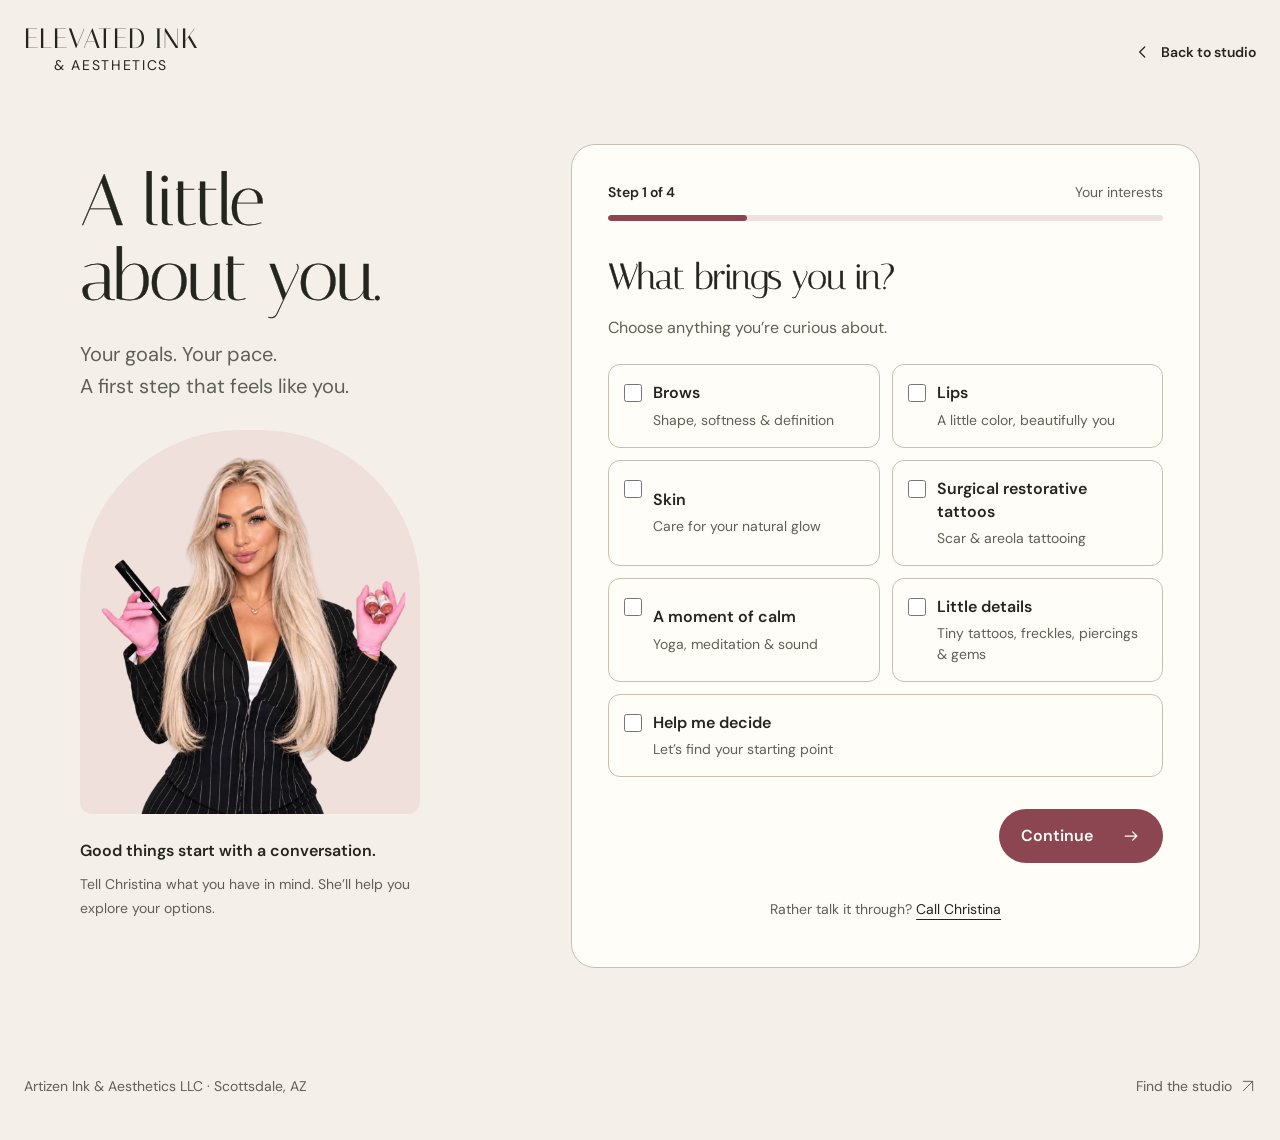
<file: new-client.html>
<!doctype html>
<html lang="en">
<head>
  <meta charset="utf-8">
  <meta name="viewport" content="width=device-width, initial-scale=1, viewport-fit=cover">
  <meta name="theme-color" content="#f4f0e9">
  <meta name="description" content="Share your treatment interests, beauty goals and contact preferences with Christina at Elevated Ink &amp; Aesthetics in Scottsdale.">
  <title>New Client Form | Elevated Ink &amp; Aesthetics Scottsdale</title>
  <link rel="canonical" href="https://tina-lac.vercel.app/new-client.html">
  <meta property="og:type" content="website">
  <meta property="og:locale" content="en_US">
  <meta property="og:site_name" content="Elevated Ink &amp; Aesthetics">
  <meta property="og:title" content="New Client Form | Elevated Ink &amp; Aesthetics Scottsdale">
  <meta property="og:description" content="Share your treatment interests, beauty goals and contact preferences with Christina at Elevated Ink &amp; Aesthetics in Scottsdale.">
  <meta property="og:url" content="https://tina-lac.vercel.app/new-client.html">
  <meta property="og:image" content="https://tina-lac.vercel.app/assets/og-elevated-ink.jpg">
  <meta property="og:image:secure_url" content="https://tina-lac.vercel.app/assets/og-elevated-ink.jpg">
  <meta property="og:image:type" content="image/jpeg">
  <meta property="og:image:width" content="1280">
  <meta property="og:image:height" content="672">
  <meta property="og:image:alt" content="Elevated Ink &amp; Aesthetics: Beauty, with you in mind. Christina with her permanent makeup tools, Google reviews and consultation invitation.">
  <meta name="twitter:card" content="summary_large_image">
  <meta name="twitter:title" content="New Client Form | Elevated Ink &amp; Aesthetics Scottsdale">
  <meta name="twitter:description" content="Share your treatment interests, beauty goals and contact preferences with Christina at Elevated Ink &amp; Aesthetics in Scottsdale.">
  <meta name="twitter:image" content="https://tina-lac.vercel.app/assets/og-elevated-ink.jpg">
  <meta name="twitter:image:alt" content="Elevated Ink &amp; Aesthetics brand banner with Christina and Beauty, with you in mind.">
  <link rel="preload" href="assets/fonts/italiana.woff" as="font" type="font/woff" crossorigin>
  <link rel="preload" href="assets/fonts/dm-sans-regular.woff" as="font" type="font/woff" crossorigin>
  <link rel="icon" href="assets/favicon.svg" type="image/svg+xml">
  <link rel="stylesheet" href="styles.css?v=20261021-stable-cta">
  <link rel="stylesheet" href="intake.css?v=1">
  <script src="new-client.js?v=2" defer></script>
</head>
<body class="intake-page">
<a class="skip" href="#intake-main">Skip to form</a>
<header class="header frame intake-header"><a class="wordmark" href="./" aria-label="Elevated Ink and Aesthetics home">ELEVATED INK<span>& AESTHETICS</span></a><a class="header-contact" href="./"><svg class="icon" viewBox="0 0 24 24" aria-hidden="true"><path d="m14 6-6 6 6 6"/></svg>Back to studio</a></header>
<main class="intake-layout frame" id="intake-main">
  <aside class="intake-welcome" aria-label="A personal welcome">
    <h1>A little<br> about you.</h1>
    <p>Your goals. Your pace.<br> A first step that feels like you.</p>
    <picture><source type="image/webp" srcset="assets/christina-480.webp 480w, assets/christina-960.webp 960w" sizes="(max-width: 760px) 100px, 340px"><img src="assets/christina-cutout.png" alt="Christina, your artist at Elevated Ink" width="1165" height="1350" decoding="async"></picture>
    <div class="intake-welcome-note"><strong>Good things start with a conversation.</strong><span>Tell Christina what you have in mind. She’ll help you explore your options.</span></div>
  </aside>
  <section class="intake-shell" aria-label="New client form">
    <div class="intake-progress-meta"><span id="intake-step-count">Step 1 of 4</span><span id="intake-step-name">Your interests</span></div>
    <div class="intake-progress" role="progressbar" aria-label="Form progress" aria-valuemin="1" aria-valuemax="4" aria-valuenow="1" aria-valuetext="Step 1 of 4: Your interests"><span class="intake-progress-fill"></span></div>
    <form id="new-client-form" novalidate>
      <fieldset class="intake-panel" data-panel="0">
        <legend>What brings you in?</legend>
        <p class="intake-prompt">Choose anything you’re curious about.</p>
        <div class="intake-choices interests">
          <label class="intake-choice"><input type="checkbox" name="interest" value="Brows"><span><strong>Brows</strong><small>Shape, softness & definition</small></span></label>
          <label class="intake-choice"><input type="checkbox" name="interest" value="Lips"><span><strong>Lips</strong><small>A little color, beautifully you</small></span></label>
          <label class="intake-choice"><input type="checkbox" name="interest" value="Skin care"><span><strong>Skin</strong><small>Care for your natural glow</small></span></label>
          <label class="intake-choice"><input type="checkbox" name="interest" value="Surgical restorative tattoos"><span><strong>Surgical restorative tattoos</strong><small>Scar & areola tattooing</small></span></label>
          <label class="intake-choice"><input type="checkbox" name="interest" value="Yoga, meditation or sound healing"><span><strong>A moment of calm</strong><small>Yoga, meditation & sound</small></span></label>
          <label class="intake-choice"><input type="checkbox" name="interest" value="Tiny tattoos, freckles, piercings or tooth gems"><span><strong>Little details</strong><small>Tiny tattoos, freckles, piercings & gems</small></span></label>
          <label class="intake-choice"><input type="checkbox" name="interest" value="Still exploring"><span><strong>Help me decide</strong><small>Let’s find your starting point</small></span></label>
        </div>
      </fieldset>
      <fieldset class="intake-panel" data-panel="1">
        <legend>What would feel like you?</legend>
        <p class="intake-prompt">Pick the goals that matter most.</p>
        <div class="intake-choices goal-choices">
          <label class="intake-choice"><input type="checkbox" name="goal" value="Soft and natural"><span>Soft & natural</span></label>
          <label class="intake-choice"><input type="checkbox" name="goal" value="More definition"><span>More definition</span></label>
          <label class="intake-choice"><input type="checkbox" name="goal" value="Simpler mornings"><span>Simpler mornings</span></label>
          <label class="intake-choice"><input type="checkbox" name="goal" value="Renewed confidence"><span>Renewed confidence</span></label>
          <label class="intake-choice"><input type="checkbox" name="goal" value="Time for myself"><span>Time for myself</span></label>
          <label class="intake-choice"><input type="checkbox" name="goal" value="Guidance from Christina"><span>A little guidance</span></label>
        </div>
        <label class="intake-field" for="client-timing"><span>When are you thinking?</span><select id="client-timing" name="timing"><option>Just exploring</option><option>This month</option><option>In the next 1–3 months</option><option>For an upcoming occasion</option></select></label>
        <label class="intake-field" for="client-notes"><span>Your vision <small>Optional</small></span><textarea id="client-notes" name="notes" rows="3" maxlength="400" placeholder="A look you love, a detail you’d like to change, or a question for Christina…"></textarea></label>
      </fieldset>
      <fieldset class="intake-panel" data-panel="2">
        <legend>Let’s make it personal.</legend>
        <p class="intake-prompt">How should Christina get back to you?</p>
        <label class="intake-field" for="client-name"><span>Your name</span><input id="client-name" name="name" autocomplete="name" maxlength="80" required placeholder="First and last name"></label>
        <label class="intake-field" for="client-phone"><span>Phone number</span><input id="client-phone" name="phone" type="tel" inputmode="tel" autocomplete="tel" maxlength="30" required placeholder="(602) 555-0123"></label>
        <div class="intake-field-pair">
          <label class="intake-field" for="client-reply"><span>Preferred reply</span><select id="client-reply" name="reply"><option>Text me</option><option>WhatsApp</option><option>Call me</option></select></label>
          <label class="intake-field" for="client-referral"><span>How did you find us? <small>Optional</small></span><select id="client-referral" name="referral"><option value="">Choose one</option><option>Google</option><option>Instagram</option><option>Facebook</option><option>A friend</option><option>Other</option></select></label>
        </div>
        <label class="intake-optin"><input type="checkbox" name="updates"><span>I’d like occasional studio news and offers.<small>Optional. You can inquire without opting in.</small></span></label>
      </fieldset>
      <section class="intake-panel intake-review" data-panel="3" aria-labelledby="intake-review-title" hidden>
        <h2 id="intake-review-title">Your next chapter starts here.</h2>
        <p class="intake-prompt">Here’s your note to Christina. Make it yours before sending.</p>
        <dl id="intake-summary"></dl>
        <p class="intake-delivery-note">Your answers open as a draft in your messaging app. Review and send it there to reach Christina.</p>
        <a class="intake-primary intake-send" id="intake-send" href="sms:+16027063400?body=Hey%20Christina%2C%20I%20need%20to%20know%20more%20about%20your%20services%2C%20girl%21">Open text draft <svg class="icon" viewBox="0 0 24 24" aria-hidden="true"><path d="m5 19 14-14M5 5h14v14"/></svg></a>
        <button class="intake-copy" type="button" id="intake-copy">Copy my request instead</button>
        <p class="intake-handoff" id="intake-handoff" role="status"></p>
      </section>
      <p class="intake-error" id="intake-error" role="alert" hidden></p>
      <div class="intake-navigation" hidden><button type="button" class="intake-back" id="intake-back">Back</button><button type="button" class="intake-primary" id="intake-next">Continue <svg class="icon" viewBox="0 0 24 24" aria-hidden="true"><path d="M5 12h14m-5-5 5 5-5 5"/></svg></button></div>
      <noscript><p class="intake-delivery-note">For guided steps, enable JavaScript. You can also <a href="sms:+16027063400?body=Hey%20Christina%2C%20I%20need%20to%20know%20more%20about%20your%20services%2C%20girl%21">text Christina directly</a> about your goals.</p></noscript>
    </form>
    <p class="intake-help">Rather talk it through? <a href="tel:+16027063400">Call Christina</a></p>
  </section>
</main>
<footer class="intake-page-footer frame"><span>Artizen Ink &amp; Aesthetics LLC · Scottsdale, AZ</span><a href="./#location">Find the studio <svg class="icon" viewBox="0 0 24 24" aria-hidden="true"><path d="m5 19 14-14M5 5h14v14"/></svg></a></footer>
</body>
</html>
</file>
<file: styles.css>
@font-face{font-family:"DM Sans";font-style:normal;font-weight:400;font-display:swap;src:url("assets/fonts/dm-sans-regular.woff") format("woff")}
@font-face{font-family:"DM Sans";font-style:normal;font-weight:600;font-display:swap;src:url("assets/fonts/dm-sans-semibold.woff") format("woff")}
@font-face{font-family:Italiana;font-style:normal;font-weight:400;font-display:swap;src:url("assets/fonts/italiana.woff") format("woff")}
/* Italiana has one native weight. Reinforce its fine strokes without changing
   the approved letterforms, spacing or line breaks, including intake titles. */
h1,h2,h3,h4,h5,h6,.intake-panel legend{-webkit-text-stroke:.35px currentColor}
.credential-verify{display:inline-flex;align-items:center;gap:6px;min-height:44px;margin-top:4px;color:var(--brass);font-size:var(--small);line-height:1.4;text-decoration:underline;text-underline-offset:4px}
.credential-verify .icon{width:14px;height:14px}
.credential-verify:hover{text-decoration-thickness:2px}
.credential-badges li>div{display:flex;flex:1;flex-direction:column;min-width:0;align-self:stretch}
.credential-badges .credential-verify{align-self:flex-start;margin-top:auto;padding-block:10px}
/* A compact service grid, with an enhanced category selector. */
.treatment-menu{margin-top:32px}
.treatment-filters{display:grid;grid-template-columns:repeat(6,minmax(0,1fr));gap:8px;padding:8px;background:var(--field);border-radius:12px}
.treatment-filters[hidden]{display:none}
.treatment-filters button{min-width:0;min-height:48px;padding:10px 12px;border:0;border-radius:7px;background:transparent;color:var(--ink);font:400 var(--small)/1.4 var(--font);cursor:pointer;transition:background-color 180ms ease,color 180ms ease}
.treatment-filters button:hover{background:#ddd6c8}
.treatment-filters button[aria-pressed="true"]{background:var(--ink);color:var(--paper)}
.treatment-filters button:focus-visible{outline:3px solid var(--brass);outline-offset:2px}
.menu-meta{display:flex;align-items:center;justify-content:space-between;gap:16px;padding:24px 0 16px;color:var(--muted);font-size:var(--small)}
.menu-meta #treatment-count{color:var(--ink);font-weight:600;font-variant-numeric:tabular-nums}
.treatment-collections{display:grid;gap:40px}
.treatment-collection{min-width:0;scroll-margin-block-start:24px}
.treatment-collection[hidden]{display:none}
.treatment-category-heading{display:flex;align-items:center;justify-content:space-between;gap:20px;margin-bottom:20px}
.treatment-category-heading h3{margin:0;font:400 30px/1.2 var(--display);letter-spacing:-.02em;text-wrap:balance}
.treatment-category-heading>span{flex-shrink:0;font-size:var(--small);color:var(--muted)}
.treatment-grid{display:grid;grid-template-columns:repeat(4,minmax(0,1fr));gap:10px;list-style:none;margin:0;padding:0}
.treatment-card{display:flex;flex-direction:column;align-items:flex-start;gap:12px;min-width:0;min-height:110px;padding:18px;background:var(--field);border-radius:8px;font-size:15px;line-height:1.45}
.treatment-name-short{display:none}
.treatment-icon{display:block;width:26px;height:26px;flex-shrink:0;fill:none;stroke:var(--brass);stroke-width:1.35;stroke-linecap:round;stroke-linejoin:round}
.visually-hidden{position:absolute;width:1px;height:1px;padding:0;margin:-1px;overflow:hidden;clip-path:inset(50%);white-space:nowrap;border:0}
@media(max-width:700px){
 .treatment-menu{margin-top:24px}
 .treatment-filters{grid-template-columns:repeat(3,minmax(0,1fr));gap:4px;padding:6px}
 .treatment-filters button{min-height:46px;padding:8px 5px;font-size:14px}
 .menu-meta{padding-top:20px;font-size:14px}
 .treatment-collections{gap:26px}
 .treatment-category-heading{gap:12px;margin-bottom:16px}
 .treatment-category-heading h3{font-size:25px;max-width:18ch;text-wrap:pretty}
 .treatment-category-heading>span{font-size:13px}
 .treatment-grid{grid-template-columns:repeat(4,minmax(0,1fr));gap:6px}
 .treatment-card{min-height:100px;gap:10px;padding:14px 7px;font-size:12.5px;line-height:1.35;border-radius:6px}
 .treatment-name-short{display:block;overflow-wrap:anywhere}
 .treatment-name-full{position:absolute;width:1px;height:1px;padding:0;margin:-1px;overflow:hidden;clip-path:inset(50%);white-space:nowrap;border:0}
 .treatment-icon{width:24px;height:24px}
}
@media(prefers-reduced-motion:reduce){.treatment-filters button{transition:none}}
:root{--paper:#f4f0e9;--ink:#25251f;--muted:#5f6054;--brass:#805e2c;--field:#e9e4da;--dark:#282a23;--light-note:#d5d5c9;--font:"DM Sans",sans-serif;--display:Italiana,serif;--small:.875rem;--body:1rem;--lead:1.25rem;--heading:clamp(2.25rem,4vw,3.5rem);--title:clamp(3.5rem,6.2vw,6rem);--ease:cubic-bezier(.16,1,.3,1);--dock-space:100px}
*{box-sizing:border-box}html{scroll-behavior:smooth;scroll-padding:24px 0 120px;scrollbar-color:#93846f var(--paper)}body{margin:0;background:var(--paper);color:var(--ink);font:400 var(--body)/1.6 var(--font);padding-bottom:var(--dock-space);-webkit-font-smoothing:antialiased}::selection{background:#d6c3a5;color:var(--ink)}a{color:inherit;text-decoration:none;touch-action:manipulation}button,summary{touch-action:manipulation}a:focus-visible,summary:focus-visible{outline:3px solid var(--brass);outline-offset:5px}a,summary{scroll-margin-block:100px}img,svg{max-width:100%}p{margin:0;text-wrap:pretty}h1,h2{margin:0;font-family:var(--display);font-weight:400;line-height:1.05;letter-spacing:-.025em;text-wrap:balance}h1{font-size:var(--title)}h2{font-size:var(--heading)}.frame{width:min(100% - 48px,1280px);margin-inline:auto}.skip{position:fixed;left:16px;top:16px;z-index:30;padding:14px 18px;background:var(--ink);color:var(--paper)}.skip:not(:focus){clip-path:inset(50%);width:1px;height:1px;padding:0;overflow:hidden;white-space:nowrap}.header{display:flex;align-items:center;justify-content:space-between;gap:24px;min-height:96px}.wordmark{display:inline-flex;flex-direction:column;align-items:center;justify-content:center;min-height:48px;font:400 28px/1 var(--display);letter-spacing:.015em;white-space:nowrap}.wordmark span{font:400 var(--small)/1.8 var(--font);letter-spacing:.12em}nav{display:flex;align-items:center;gap:32px;font-size:var(--small)}nav a{display:inline-flex;align-items:center;min-height:48px}.header-contact{display:flex;align-items:center;justify-content:center;gap:18px;min-height:48px;font-size:var(--small);font-weight:600}.icon,.plus{display:inline-block;width:20px;height:20px;flex-shrink:0;fill:none;stroke:currentColor;stroke-width:1.5;stroke-linecap:round;stroke-linejoin:round;vertical-align:middle}.hero{display:grid;grid-template-columns:1.05fr 1fr;align-items:center;gap:36px;padding-top:48px;padding-bottom:48px}.hero-copy{padding-block:24px}.lead{font-size:var(--lead);line-height:1.5;margin-top:28px;max-width:33ch}.review-pill{display:inline-flex;align-items:center;gap:9px;min-height:48px;max-width:100%;background:#fffdf8;border-radius:32px;padding:10px 16px;font-size:var(--small);margin-top:28px;color:var(--ink)}.review-pill strong{font-weight:600}.google-mark{width:20px;height:20px;flex-shrink:0}.stars{width:72px;height:16px;fill:var(--brass);flex-shrink:0}.review-pill .icon{width:16px;height:16px;margin-left:2px}.hero-actions{display:flex;align-items:center;gap:24px;flex-wrap:wrap;margin-top:28px}.button{display:inline-flex;align-items:center;justify-content:space-between;gap:32px;min-height:56px;padding:16px 24px;background:var(--ink);color:var(--paper);font-size:var(--body);font-weight:600;transition:transform .25s var(--ease),background .25s var(--ease)}.button:hover,.dock-text:hover{background:#414335}.button:active,.contact-dock a:active{transform:translateY(1px)}.text-link{display:inline-flex;align-items:center;gap:16px;min-height:48px;font-size:var(--body);text-decoration:underline;text-underline-offset:6px;text-decoration-color:var(--brass);text-decoration-thickness:1px}.portrait{padding-top:20px;align-self:end;min-width:0}.portrait picture,.portrait img{display:block}.portrait img{width:100%;height:auto;max-height:640px;object-fit:contain;object-position:center bottom}.work{background:var(--dark);color:var(--paper);padding:72px 24px}.work .frame,.contact .frame{width:min(100%,1280px)}.work-layout{display:grid;grid-template-columns:.7fr 1.3fr;gap:40px 56px;align-items:start}.work-copy{position:static}.work-copy p{max-width:27ch;margin-top:24px;font-size:var(--lead);color:var(--light-note)}.work-copy .text-link{margin-top:24px;text-decoration-color:var(--light-note)}.gallery{display:grid;grid-template-columns:1fr 1fr;gap:28px 20px}figure{margin:0;min-width:0}.crop{width:100%;aspect-ratio:var(--w)/var(--h);overflow:hidden;position:relative;background:#35372e}.crop img{position:absolute;width:calc(589 / var(--w) * 100%);height:auto;max-width:none;left:calc(0px - var(--x) / var(--w) * 100%);top:calc(0px - var(--y) / var(--h) * 100%)}figcaption{font-size:var(--small);padding-top:12px;color:var(--light-note)}.work-note{grid-column:2;font-size:var(--small);color:var(--light-note)}.treatments{padding-block:80px}.section-intro{display:flex;gap:32px;align-items:end;justify-content:space-between;margin-bottom:36px}.section-intro p{max-width:28ch;color:var(--muted)}.service-list{display:grid;gap:10px}details{background:var(--field);padding:12px 24px}summary{display:flex;gap:20px;align-items:center;justify-content:space-between;list-style:none;cursor:pointer;min-height:54px;font-size:var(--lead);font-weight:600;padding:12px 0}summary::-webkit-details-marker{display:none}.plus{width:22px;height:22px;color:var(--brass);transition:transform .3s var(--ease)}details[open] .plus{transform:rotate(45deg)}.services{list-style:none;margin:0;padding:0 0 20px;display:grid;grid-template-columns:1fr 1fr;gap:4px 30px}.services a{display:flex;align-items:center;justify-content:space-between;gap:20px;min-height:48px;padding:10px 0;font-size:var(--body)}.services a .icon{width:16px;height:16px;color:var(--brass)}.service-help{margin-top:24px;color:var(--muted)}.service-help a{margin-left:6px;color:var(--ink)}.contact{background:var(--field);padding:64px 24px}.contact-layout{display:grid;grid-template-columns:1fr 1fr;gap:72px;align-items:center}.contact h2+p{max-width:39ch;margin-top:24px;font-size:var(--lead)}.contact-actions{display:flex;align-items:flex-start;flex-direction:column;gap:16px}.phone-link{display:inline-flex;align-items:center;min-height:48px;font-size:var(--lead);text-decoration:underline;text-underline-offset:6px;text-decoration-color:var(--brass)}.contact-actions p{max-width:33ch;color:var(--muted);font-size:var(--small)}.footer{display:flex;align-items:center;justify-content:space-between;gap:28px;flex-wrap:wrap;padding-block:36px}.footer p{width:100%;font-size:var(--small);color:var(--muted)}.contact-dock{position:fixed;z-index:20;right:max(24px,calc((100vw - 1280px)/2));bottom:max(16px,env(safe-area-inset-bottom));display:flex;gap:6px;padding:6px;background:var(--paper);border-radius:40px;box-shadow:0 8px 28px #25251f26;transition:opacity .22s var(--ease),transform .22s var(--ease)}.contact-dock>a{display:flex;align-items:center;justify-content:center;gap:10px;min-height:52px;padding:12px 24px;border-radius:32px;font-size:var(--body)}.dock-call{background:var(--field);color:var(--ink)}.dock-call:hover{background:#ddd5c8}.dock-text{background:var(--ink);color:var(--paper)}.contact-dock[hidden]{display:none}
@media(max-width:1000px){.header nav{gap:20px}.hero{gap:24px;padding-top:32px}.hero-actions{gap:12px}.work-layout{grid-template-columns:.8fr 1.2fr;gap:32px}.work-copy p{font-size:var(--body)}.work-copy .text-link{align-items:flex-start}.contact-layout{gap:36px}.section-intro{align-items:start;flex-direction:column;gap:20px}.section-intro p{max-width:none}}
@media(max-width:700px){:root{--title:clamp(3.1rem,13vw,4rem);--heading:2.25rem}.header{min-height:88px;gap:12px}.header nav{display:none}.wordmark{font-size:25px}.wordmark span{font-size:var(--small);letter-spacing:.07em}.header-contact{gap:8px}.hero{display:flex;flex-direction:column;gap:16px;padding-top:24px;padding-bottom:0}.hero-copy{width:100%;padding:0}.lead{font-size:var(--body);max-width:34ch;margin-top:20px}.review-pill{margin-top:20px;padding:10px 12px;gap:8px;min-height:48px}.stars{width:64px}.review-pill .icon{display:none}.hero-actions{gap:16px;margin-top:20px}.hero-actions .button{padding-inline:20px;gap:22px}.hero-actions .text-link{font-size:var(--small)}.portrait{width:100%;padding-top:16px}.portrait img{height:auto;max-height:360px;object-fit:contain}.work{padding:48px 24px}.work-layout{display:block}.work-copy{position:static}.work-copy h2 br{display:none}.work-copy p{max-width:30ch;margin-top:20px}.work-copy .text-link{margin-top:12px}.gallery{margin-top:28px;gap:24px 12px}.work-note{margin-top:24px}.treatments{padding-block:48px}.section-intro{gap:16px;margin-bottom:28px}.section-intro p{max-width:28ch}details{padding:12px 16px}summary{min-height:52px;font-size:var(--lead);gap:16px}.services{grid-template-columns:1fr;padding-bottom:16px;gap:4px}.services a{gap:14px}.service-help{font-size:var(--body);max-width:30ch}.service-help a{margin-left:0}.contact{padding:48px 24px}.contact-layout{grid-template-columns:1fr;gap:28px}.contact h2+p{font-size:var(--body);max-width:34ch;margin-top:20px}.contact-actions{gap:16px}.contact-actions .button{width:100%;max-width:350px}.contact-actions p{max-width:34ch}.footer{padding-block:36px;gap:24px}.footer nav{gap:16px;flex-wrap:wrap}.footer nav a{min-height:48px}.contact-dock{left:24px;right:24px;bottom:max(12px,env(safe-area-inset-bottom))}.contact-dock>a{flex:1;padding:14px 12px;font-size:var(--body)}.contact-dock .icon{width:18px;height:18px}}
@media(max-width:359px){.frame{width:calc(100% - 40px)}.work,.contact{padding-inline:20px}.contact-dock{left:16px;right:16px}.wordmark{font-size:22px}.header-contact{font-size:var(--small)}.hero-actions{gap:12px}.hero-actions .button{gap:12px;padding-inline:16px}.hero-actions .text-link{font-size:var(--small)}.review-pill{gap:6px;padding-inline:10px}.stars{width:56px}.portrait img{max-height:330px}.contact-dock>a{gap:8px}.footer nav{gap:12px}}
@media(prefers-reduced-motion:reduce){html{scroll-behavior:auto}.button,.plus,.contact-dock{transition:none}}
/* Treatment labels arrive once when the portrait enters the viewport. */
.portrait{position:relative}.portrait-bubbles{position:absolute;inset:0;pointer-events:none}.treatment-bubble{position:absolute;display:block;padding:12px 18px;background:#fffdf8;border-radius:32px;color:var(--ink);font-size:var(--small);line-height:1.4;white-space:nowrap}.bubble-brows{left:-12px;top:40%}.bubble-restore{right:-8px;top:66%}.bubble-skin{left:4%;bottom:16%}.bubble-wellness{right:0;bottom:3%}
.messaging-peel{position:relative;isolation:isolate;width:280px;max-width:100%;height:58px;overflow:hidden;background:var(--field);perspective:none}.messaging-tray{position:absolute;inset:0;display:flex;align-items:center;justify-content:space-evenly;padding:4px 6px 4px 62px;gap:4px}.channel-link{display:flex;align-items:center;justify-content:center;min-width:44px;min-height:48px;border-radius:8px}.channel-link:hover{background:#ded6c9}.channel-icon{display:block;width:32px;height:32px;flex-shrink:0}.peel-face{position:absolute;inset:0;width:100%;height:100%;padding-right:58px;transform-origin:left center;transition:transform 300ms var(--ease),box-shadow 300ms var(--ease);z-index:2}.peel-face span{white-space:nowrap;transition:opacity 180ms ease}.peel-toggle{position:absolute;right:0;top:0;width:50px;min-height:58px;z-index:3;border:0;background:transparent;color:var(--paper);cursor:pointer;display:flex;align-items:center;justify-content:center}.peel-toggle:focus-visible{outline:3px solid var(--brass);outline-offset:-5px}.messaging-peel.is-open .peel-face{transform:translateX(-78%);box-shadow:6px 0 12px #25251f25;pointer-events:none}.messaging-peel.is-open .peel-face span{opacity:0}.messaging-peel.is-open .peel-toggle{left:0;right:auto;color:var(--ink);background:var(--paper)}.messaging-peel.is-open .peel-toggle .icon{transform:rotate(180deg)}.channel-link[hidden],.footer-socials a[hidden]{display:none}.hero-actions>.messaging-peel{flex-shrink:0}.contact-layout{grid-template-columns:1fr 1fr;align-items:center;gap:56px}.studio-portrait picture,.studio-portrait img{display:block;width:100%;height:auto}.studio-portrait figcaption{color:var(--muted);font-size:var(--small);padding-top:12px}.artist-contact-copy .contact-actions{margin-top:28px}.artist-contact-copy h2+p,.artist-contact-copy>div>p{max-width:36ch}.footer-socials{display:flex;gap:20px;align-items:center;flex-wrap:wrap;width:100%}.footer-socials a{display:inline-flex;align-items:center;gap:10px;min-height:48px;font-size:var(--small)}.location{display:grid;grid-template-columns:.8fr 1.2fr;align-items:center;gap:56px;padding-block:64px}.location address{font:normal var(--body)/1.7 var(--font);margin-top:24px;color:var(--muted)}.location .text-link{margin-top:16px}.map-box{height:330px;background:var(--field);overflow:hidden}.map-box iframe{display:block;width:100%;height:100%;border:0}.footer{padding-top:24px}
@media(max-width:1000px){.bubble-brows{left:0;top:42%}.bubble-restore{right:0;top:72%}.treatment-bubble{padding:10px 14px}.contact-layout{gap:32px}.location{gap:32px;grid-template-columns:1fr 1fr}}
@media(max-width:700px){.bubble-brows{left:0;top:32%}.bubble-restore{right:0;top:55%}.bubble-skin{left:0;bottom:16%}.treatment-bubble{font-size:var(--small);padding:10px 14px}.hero-actions{align-items:center}.hero-actions>.messaging-peel{width:100%}.hero-actions>.text-link{min-height:44px}.contact-layout{grid-template-columns:1fr;gap:32px}.studio-portrait{order:0}.artist-contact-copy{order:1}.studio-portrait img{object-fit:contain}.location{grid-template-columns:1fr;padding-block:48px;gap:28px}.map-box{height:300px}.footer-socials{gap:16px}.footer-socials a{gap:8px}.footer-socials .channel-icon{width:28px;height:28px}}
@media(prefers-reduced-motion:reduce){.peel-face,.peel-face span{transition:none}.messaging-peel.is-open .peel-face{transform:translateX(-78%);box-shadow:none}}

.contact-dock>.dock-call{flex:0 0 auto;padding:12px 18px}.contact-dock>.messaging-peel{flex:1 1 248px;width:248px;min-width:0;height:56px;border-radius:28px}.contact-dock .peel-face{border-radius:28px;font-size:var(--body);padding:12px 50px 12px 20px}.contact-dock .peel-toggle{min-height:56px}.contact-dock .messaging-tray{padding-left:50px}.contact-dock .channel-link{min-width:44px;min-height:48px;padding:0}.contact-dock .channel-icon{width:30px;height:30px}.peel-toggle{display:none}.messaging-peel.is-ready .peel-toggle{display:flex}
@media(max-width:700px){.contact-dock>.dock-call{padding-inline:16px}.contact-dock>.messaging-peel{width:auto;flex:1}.contact-dock:has(.messaging-peel.is-open)>.dock-call{display:none}.contact-dock .messaging-peel.is-open{flex:1 1 100%}.contact-dock .messaging-tray{padding-left:56px}}

/* Quiet footer evidence, using the confirmed studio details. */
.studio-details{display:grid;grid-template-columns:1.2fr 1.2fr 1fr;gap:32px;padding-block:36px;border-top:1px solid #c6beaf}.studio-details>a,.studio-details>p{display:flex;flex-direction:column;justify-content:center;gap:6px;min-height:60px}.studio-details strong{font-size:var(--body);font-weight:600}.studio-details span{font-size:var(--small);color:var(--muted)}.footer-review span{display:flex;gap:10px;align-items:center}.footer-review .icon{width:16px;height:16px}.studio-details a:hover strong{text-decoration:underline;text-underline-offset:5px}.hero-actions>.button{min-width:238px}
@media(max-width:700px){.studio-details{grid-template-columns:1fr;gap:20px;padding-block:28px}.hero-actions>.button{width:100%}}

.peek-signals{position:absolute;right:6px;top:0;height:100%;display:flex;align-items:center;gap:4px;pointer-events:none}.peek-signals .channel-icon{width:20px;height:20px}.messaging-peel.is-open .peek-signals{visibility:hidden}.studio-details{grid-template-columns:repeat(4,minmax(0,1fr))}.professional-credentials span{max-width:26ch}
@media(max-width:1000px){.studio-details{grid-template-columns:1fr 1fr}}
@media(max-width:700px){.studio-details{grid-template-columns:1fr}}

/* Business-specific map, framed in the site's ivory, ink and brass palette. */
.map-box{height:auto;border:1px solid #c6beaf;border-radius:16px;background:var(--field)}.map-heading{display:flex;align-items:center;gap:12px;min-height:76px;padding:12px 20px;background:var(--paper)}.map-heading .map-pin{color:var(--brass);width:24px;height:24px}.map-heading strong{font-size:var(--body);font-weight:600;line-height:1.4}.map-heading>a{display:inline-flex;align-items:center;justify-content:center;gap:8px;min-width:44px;min-height:44px;margin-left:auto;font-size:var(--small);white-space:nowrap}.map-heading>a:hover{text-decoration:underline;text-underline-offset:5px}.map-heading>a .icon{width:16px;height:16px}.map-box iframe{height:350px}.footer-review-heading{display:flex;align-items:center;gap:10px}.footer-review-heading .google-mark{width:18px;height:18px;flex-shrink:0}.footer-review>span{margin-left:28px}
@media(max-width:700px){.map-heading{gap:10px;min-height:72px;padding:12px 14px}.map-heading strong{max-width:17ch}.map-box iframe{height:320px}.map-heading .map-pin{width:20px;height:20px}.map-heading>a{gap:6px}.map-heading>a .icon{width:14px;height:14px}}
@media(max-width:359px){.map-heading{gap:8px;padding-inline:12px}.map-heading>a{font-size:var(--small)}.map-heading strong{max-width:13ch}}

/* Slower edge reveal, with breathing room between the social marks. */
.peek-signals{right:12px;gap:12px}.peek-signals .channel-icon{width:22px;height:22px}.contact-dock .messaging-tray{padding:4px 12px 4px 60px;gap:8px;justify-content:space-between}.contact-dock .peel-face{overflow:hidden}.cta-shine{position:absolute;top:-30%;bottom:-30%;left:-45%;width:35%;background:linear-gradient(90deg,transparent,#ffffff3d,transparent);transform:translateX(-150%) skewX(-22deg);opacity:0;pointer-events:none}.credentials{padding-block:48px}.credentials h2{font-size:clamp(2rem,3vw,3rem)}.credentials-note{font-size:var(--small);color:var(--muted);margin-top:16px;max-width:60ch}.credential-badges{list-style:none;margin:32px 0 0;padding:0;display:grid;grid-template-columns:repeat(3,minmax(0,1fr));gap:32px 40px}.credential-badges li{display:flex;align-items:flex-start;gap:16px;min-width:0}.credential-icon{box-sizing:content-box;display:block;flex-shrink:0;width:26px;height:26px;padding:14px;border:1px solid #c6beaf;border-radius:50%;color:var(--brass);fill:none;stroke:currentColor;stroke-width:1.4;stroke-linecap:round;stroke-linejoin:round}.credential-badges strong{display:block;font-size:var(--body);font-weight:600;line-height:1.5;padding-top:5px}.credential-badges span{display:block;font-size:var(--small);line-height:1.6;color:var(--muted);margin-top:4px;overflow-wrap:anywhere}.studio-details{grid-template-columns:repeat(3,minmax(0,1fr))}
@media(max-width:700px){.credentials{padding-block:36px}.credential-badges{grid-template-columns:1fr 1fr;gap:28px 20px;margin-top:28px}.credential-badges li{flex-direction:column;gap:10px}.credential-icon{padding:11px;width:24px;height:24px}.credential-badges strong{padding-top:0}.studio-details{grid-template-columns:1fr}.contact-dock>.dock-call{padding-inline:12px;gap:8px}}
@media(max-width:359px){.peek-signals .channel-icon:first-child{display:none}.credential-badges{gap:24px 16px}}

.peek-signals{right:0;padding-left:10px;padding-right:12px;background:var(--field)}

.footer-intake{display:flex;align-items:center;justify-content:space-between;gap:16px;width:100%;padding:16px 20px;background:#ecdfda;border-radius:12px}.intake-link-group{position:relative;display:flex;align-items:center;gap:8px}.footer-intake-link{display:inline-flex;align-items:center;gap:16px;min-height:48px;font-weight:600;font-size:var(--body)}.footer-intake-link:hover{text-decoration:underline;text-underline-offset:6px}.intake-info{display:inline-flex;align-items:center;justify-content:center;min-width:44px;min-height:44px;padding:8px;background:none;border:0;color:var(--muted);cursor:pointer}.intake-info:focus-visible{outline:3px solid var(--brass);outline-offset:2px}.intake-info .icon{width:18px;height:18px}.footer-intake>span{font-size:var(--small);color:var(--muted)}.intake-tooltip{position:absolute;z-index:25;left:0;bottom:calc(100% + 12px);width:min(300px,calc(100vw - 72px));padding:16px;background:var(--ink);color:var(--paper);font-size:var(--small);font-weight:400;line-height:1.6;border-radius:10px;box-shadow:0 8px 24px #25251f26}.intake-tooltip[hidden]{display:none}@media(max-width:700px){.footer-intake{align-items:flex-start;flex-direction:column;gap:4px;padding:12px 16px}.intake-tooltip{width:min(280px,calc(100vw - 80px))}}

/* Four equal social links, including the iPhone 7's 375px viewport. */
.footer-socials{display:grid;grid-template-columns:repeat(4,minmax(0,1fr));gap:12px;max-width:640px}.footer-socials a{display:flex;align-items:center;justify-content:center;gap:8px;min-width:0;white-space:nowrap}
@media(max-width:700px){.footer-socials{width:100%;max-width:none;gap:4px}.footer-socials a{flex-direction:column;gap:8px;padding:8px 0;min-height:76px;font-size:14px;line-height:1.4}.footer-socials .channel-icon{width:28px;height:28px}}
@media(max-width:359px){.footer-socials a{font-size:13px}}

.contact-dock button.peel-face{font-family:var(--font);line-height:1.5;border:0;text-align:left;cursor:pointer}.contact-dock button.peel-face:focus-visible{outline:3px solid var(--brass);outline-offset:-5px}

@media(min-width:701px){.contact-dock>.messaging-peel.is-open{width:288px;flex-basis:288px;min-width:288px}}

.messaging-peel.is-open .peel-face{transform:translateX(-100%);box-shadow:none}.contact-dock .peel-face,.contact-dock .peel-toggle,.contact-dock .channel-link{-webkit-tap-highlight-color:transparent}.contact-dock .channel-link:focus-visible{outline:2px solid var(--brass);outline-offset:-2px}

/* Consistent icon gutters and top alignment for the studio information. */
.studio-details{align-items:start}
.studio-details>.studio-detail{display:flex;flex-direction:column;justify-content:flex-start;gap:6px;min-width:0;min-height:60px}
.footer-detail-heading{display:flex;align-items:center;gap:10px}
.studio-detail-icon{display:block;flex-shrink:0;width:18px;height:18px;fill:none;stroke:var(--brass);stroke-width:1.7;stroke-linecap:round;stroke-linejoin:round}
.studio-details .footer-detail-copy{margin-left:28px}

/* A stable compositing layer for the fixed CTA on mobile Safari. */
.contact-dock{isolation:isolate;transform:translateZ(0);transition:opacity .18s ease}
.contact-dock[data-keyboard-hidden]{opacity:0;visibility:hidden;pointer-events:none}
@media(prefers-reduced-motion:reduce){.contact-dock{transition:none}}

/* A quiet maker's signature, beneath the studio details. */
.footer-signoff{display:flex;align-items:center;justify-content:space-between;gap:20px;width:100%;padding-top:20px;border-top:1px solid #c6beaf}
.footer-signoff>p{width:auto;margin:0}
.maker-credit{display:flex;flex-direction:column;align-items:flex-end;justify-content:center;gap:2px;min-height:48px;font-size:14px;line-height:1.5;color:var(--muted)}
.maker-credit>span:last-child{display:flex;align-items:center;gap:5px}.maker-credit strong{font-weight:600;color:var(--ink)}.maker-credit .icon{width:14px;height:14px;color:var(--brass)}.maker-credit:hover strong{text-decoration:underline;text-underline-offset:4px}
@media(max-width:700px){.footer-signoff{align-items:flex-start;flex-direction:column;gap:12px}.maker-credit{align-items:flex-start}}

.yoga-flows-title{margin:0 0 16px;font-size:18px;font-weight:500}.treatment-description{font-size:.9em;color:var(--muted);line-height:1.4}
</file>
<file: intake.css>
.intake-page{--rose:#8b4651;--blush:#efe0db;--intake-line:#c8bfb3;padding-bottom:0}.intake-header{min-height:104px}.intake-header .header-contact{gap:8px}.intake-layout{display:grid;grid-template-columns:.8fr 1.2fr;gap:72px;max-width:1120px;padding-block:40px 72px;align-items:start}.intake-welcome{padding-top:20px}.intake-welcome h1{font-size:4.5rem;line-height:1.04}.intake-welcome>p{font-size:var(--lead);line-height:1.6;color:var(--muted);margin-top:24px}.intake-welcome picture{display:block;margin-top:28px;background:var(--blush);border-radius:160px 160px 12px 12px;padding-top:24px;overflow:hidden;max-width:340px}.intake-welcome img{display:block;width:100%;height:360px;object-fit:contain;object-position:center bottom}.intake-welcome-note{display:flex;flex-direction:column;gap:10px;margin-top:24px;max-width:33ch}.intake-welcome-note strong{font-size:var(--body);font-weight:600}.intake-welcome-note span{font-size:var(--small);color:var(--muted);line-height:1.7}.intake-shell{min-width:0;padding:36px;background:#fffdf8;border:1px solid var(--intake-line);border-radius:24px}.intake-progress-meta{display:flex;align-items:center;justify-content:space-between;gap:16px;font-size:var(--small);color:var(--muted)}.intake-progress-meta span:first-child{font-weight:600;color:var(--ink)}.intake-progress{height:6px;background:var(--blush);border-radius:6px;overflow:hidden;margin-top:12px;margin-bottom:36px}.intake-progress-fill{display:block;height:100%;width:25%;background:var(--rose);border-radius:inherit;transition:width 650ms cubic-bezier(.16,1,.3,1)}.intake-panel{border:0;padding:0;margin:0;min-width:0}.intake-panel[hidden],.intake-navigation[hidden],.intake-error[hidden]{display:none}.intake-panel legend,.intake-panel h2{font:400 2.25rem/1.15 var(--display);letter-spacing:-.025em;color:var(--ink);padding:0;max-width:100%}.intake-prompt{font-size:var(--body);color:var(--muted);margin-top:16px;margin-bottom:24px;line-height:1.6}.intake-choices{display:grid;grid-template-columns:1fr 1fr;gap:12px}.intake-choice{position:relative;display:flex;align-items:center;min-width:0;cursor:pointer;min-height:68px}.intake-choice input{position:absolute;left:16px;top:20px;width:18px;height:18px;margin:0;accent-color:var(--rose);cursor:pointer}.intake-choice>span{display:flex;justify-content:center;flex-direction:column;gap:5px;width:100%;height:100%;padding:16px 14px 16px 44px;border:1px solid var(--intake-line);border-radius:12px;background:#fffdf8;font-size:var(--body);line-height:1.45;transition:background .18s,border-color .18s}.intake-choice strong{font-weight:600}.intake-choice small{font-size:var(--small);color:var(--muted);line-height:1.5}.intake-choice:hover>span{border-color:var(--rose)}.intake-choice input:checked+span{background:var(--blush);border-color:var(--rose)}.intake-choice input:focus-visible+span{outline:3px solid var(--rose);outline-offset:3px}.goal-choices .intake-choice{min-height:62px}.goal-choices .intake-choice input{top:22px}.intake-field{display:flex;flex-direction:column;gap:9px;margin-top:24px;min-width:0}.intake-field>span{display:flex;align-items:baseline;flex-wrap:wrap;gap:8px;font-size:var(--body);font-weight:600}.intake-field small{font-size:var(--small);font-weight:400;color:var(--muted)}.intake-field input,.intake-field select,.intake-field textarea{font:400 16px/1.5 var(--font);width:100%;min-width:0;min-height:52px;border:1px solid var(--intake-line);border-radius:10px;padding:12px 14px;color:var(--ink);background:#fffdf8;accent-color:var(--rose)}.intake-field textarea{resize:vertical;min-height:108px}.intake-field input:focus,.intake-field select:focus,.intake-field textarea:focus{outline:2px solid var(--rose);outline-offset:2px;border-color:var(--rose)}.intake-field input[aria-invalid=true]{border-color:#9c2f3e}.intake-field input::placeholder,.intake-field textarea::placeholder{color:#686257;opacity:1}.intake-field-pair{display:grid;grid-template-columns:1fr 1fr;gap:16px}.intake-optin{display:flex;align-items:flex-start;gap:12px;font-size:var(--body);margin-top:28px;cursor:pointer;padding-block:8px}.intake-optin input{accent-color:var(--rose);width:20px;height:20px;flex-shrink:0;margin:3px 0 0}.intake-optin small{display:block;margin-top:6px;font-size:var(--small);color:var(--muted)}.intake-navigation{display:flex;gap:16px;align-items:center;justify-content:space-between;margin-top:32px}.intake-primary{font:600 var(--body)/1.5 var(--font);border:0;display:inline-flex;align-items:center;justify-content:space-between;gap:28px;min-height:54px;padding:15px 22px;border-radius:28px;background:var(--rose);color:#fffdf8;cursor:pointer;text-decoration:none;transition:background .18s}.intake-primary:hover{background:#713642}.intake-primary:active{background:#62303a}.intake-primary:focus-visible,.intake-back:focus-visible,.intake-copy:focus-visible{outline:3px solid var(--rose);outline-offset:4px}.intake-primary:disabled{opacity:.5;cursor:wait}.intake-back,.intake-copy{border:0;background:transparent;font:400 var(--body)/1.5 var(--font);color:var(--ink);min-height:48px;padding:12px 6px;cursor:pointer;text-decoration:underline;text-underline-offset:5px}.intake-back[hidden]{display:none}.intake-navigation:has(.intake-back[hidden]){justify-content:flex-end}.intake-error{font-size:var(--small);color:#9c2f3e;margin-top:20px}.intake-help{margin-top:24px;font-size:var(--small);color:var(--muted);text-align:center}.intake-help a{display:inline-flex;min-height:44px;align-items:center;text-decoration:underline;text-underline-offset:5px;color:var(--ink)}#intake-summary{margin:24px 0 0;padding:0;background:var(--blush);border-radius:14px;padding:20px}#intake-summary>div+div{margin-top:18px}#intake-summary dt{font-size:var(--small);color:var(--muted);margin-bottom:4px}#intake-summary dd{font-size:var(--body);margin:0;overflow-wrap:anywhere;white-space:pre-wrap}.intake-delivery-note{font-size:var(--small);line-height:1.65;color:var(--muted);margin-top:20px}.intake-send{width:100%;margin-top:24px}.intake-copy{display:block;font-size:var(--small);margin:8px auto 0}.intake-handoff{font-size:var(--small);color:var(--rose);line-height:1.6;margin-top:12px;min-height:0}.intake-page-footer{display:flex;align-items:center;justify-content:space-between;gap:20px;font-size:var(--small);color:var(--muted);padding-block:24px 32px}.intake-page-footer a{display:inline-flex;align-items:center;gap:8px;min-height:44px}.intake-page-footer .icon{width:16px;height:16px}
@media(max-width:1000px){.intake-layout{gap:36px}.intake-shell{padding:28px}.intake-welcome h1{font-size:3.75rem}.intake-welcome img{height:310px}.intake-choices{gap:10px}.intake-choice>span{padding-left:40px;padding-right:10px}.intake-choice input{left:13px}.intake-field-pair{grid-template-columns:1fr;gap:0}}
@media(max-width:760px){.intake-header{min-height:88px}.intake-layout{display:block;padding-block:16px 36px}.intake-welcome{display:grid;grid-template-columns:1fr 88px;gap:12px 20px;padding-top:0;margin-bottom:28px;align-items:end}.intake-welcome h1{font-size:3rem}.intake-welcome h1 br{display:none}.intake-welcome>p{font-size:var(--body);margin:0;grid-column:1;max-width:30ch}.intake-welcome>p br{display:none}.intake-welcome picture{grid-column:2;grid-row:1/3;margin:0;width:88px;height:106px;padding-top:8px;border-radius:48px 48px 8px 8px;align-self:end}.intake-welcome img{height:98px;width:100%;object-fit:contain}.intake-welcome-note{display:none}.intake-shell{padding:24px 20px;border-radius:18px}.intake-panel legend,.intake-panel h2{font-size:2rem}.intake-progress{margin-bottom:28px}.intake-prompt{margin-top:14px;margin-bottom:20px}.intake-choices{gap:10px}.intake-choice{min-height:92px}.intake-choice>span{padding:36px 12px 14px;gap:6px}.intake-choice input{top:12px;left:12px;width:17px;height:17px}.goal-choices .intake-choice{min-height:86px}.goal-choices .intake-choice input{top:12px}.intake-field{margin-top:22px}.intake-navigation{margin-top:28px}.intake-page-footer{align-items:flex-start;flex-direction:column;gap:8px;padding-block:8px 24px}.intake-header .header-contact{font-size:var(--small);gap:3px}.intake-header .header-contact .icon{width:16px}.intake-primary{gap:20px;padding-inline:20px}}
@media(max-width:359px){.intake-shell{padding:22px 16px}.intake-welcome{grid-template-columns:1fr 64px;gap:12px}.intake-welcome h1{font-size:2.65rem}.intake-welcome picture{width:64px;height:88px}.intake-welcome img{height:80px}.intake-header .header-contact{max-width:110px}.intake-header .wordmark{font-size:22px}.intake-header .wordmark span{font-size:12px}.intake-choice>span{padding-inline:10px}.intake-panel legend,.intake-panel h2{font-size:1.8rem}.intake-choices{gap:8px}.intake-progress-meta{gap:8px}}
@media(prefers-reduced-motion:reduce){.intake-progress-fill,.intake-choice>span,.intake-primary{transition:none}}

.intake-shell [hidden]{display:none!important}.interests .intake-choice:last-child{grid-column:1/-1}
</file>
